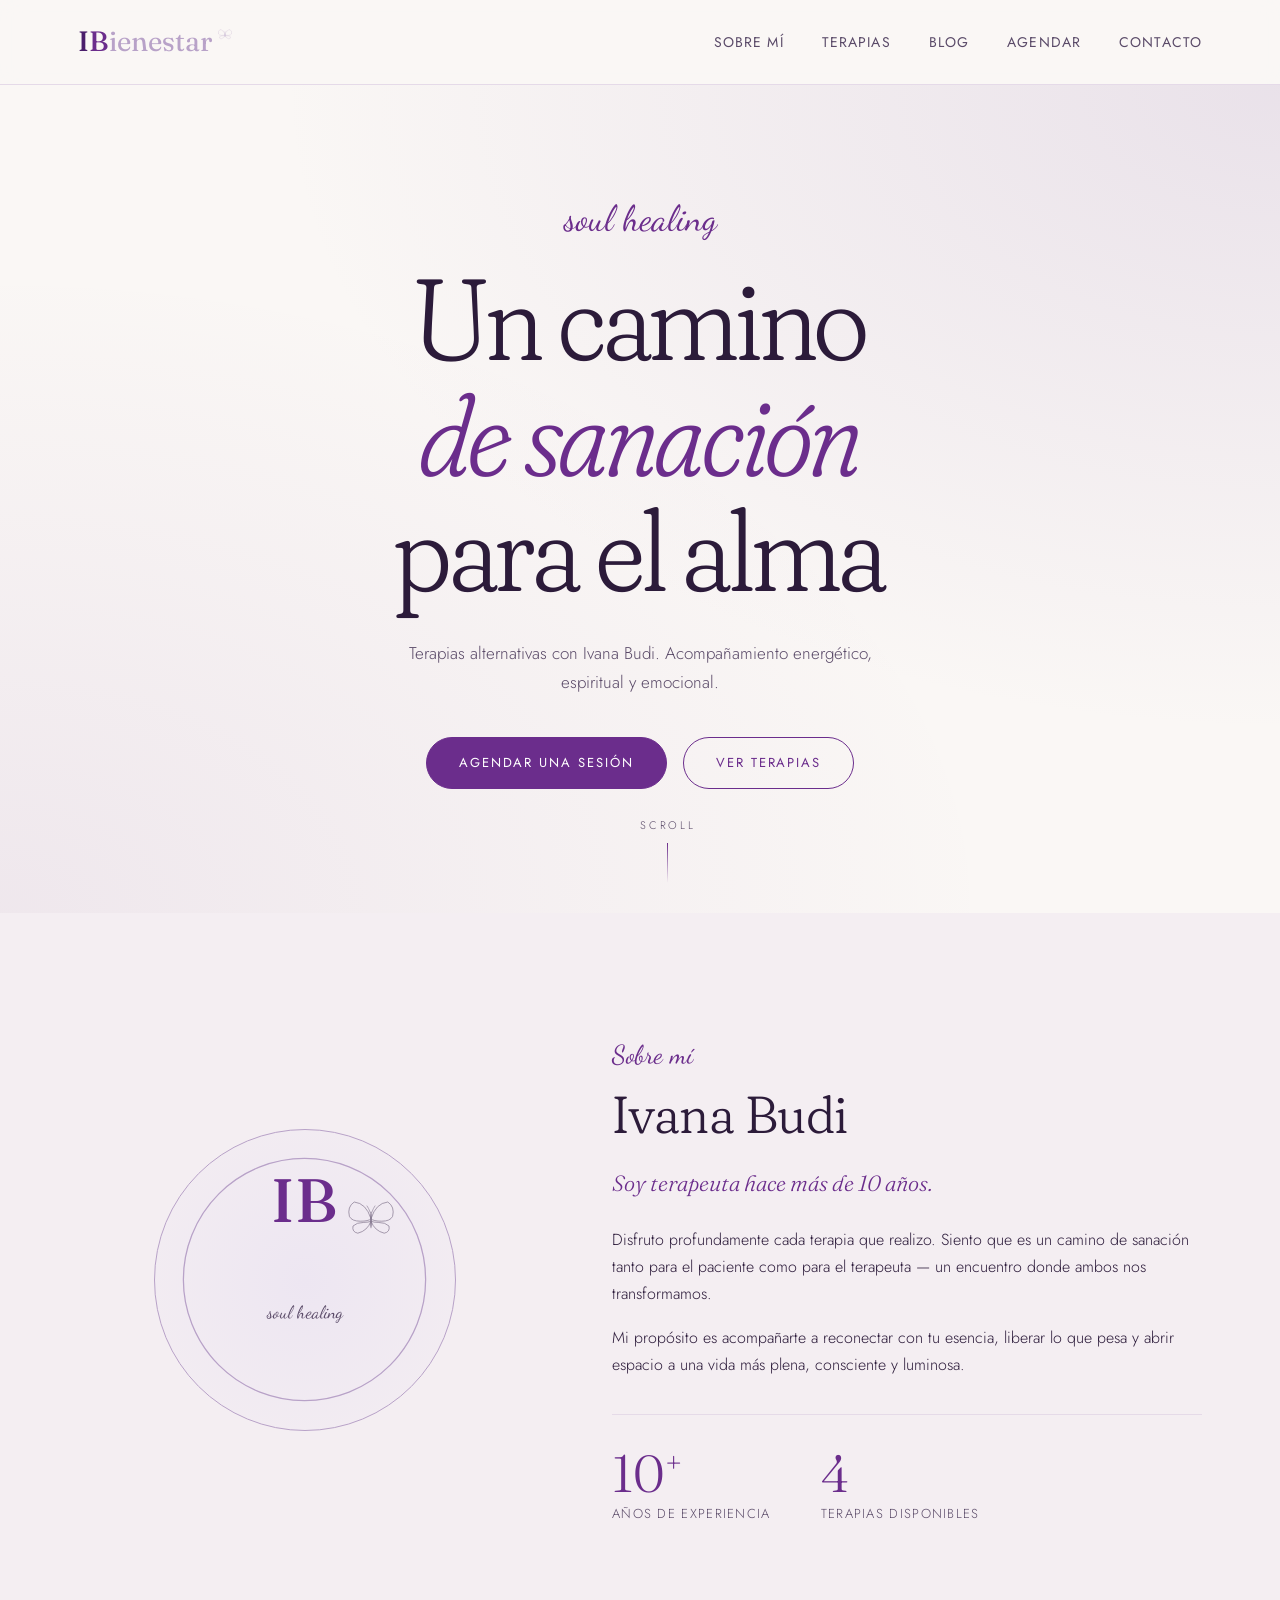
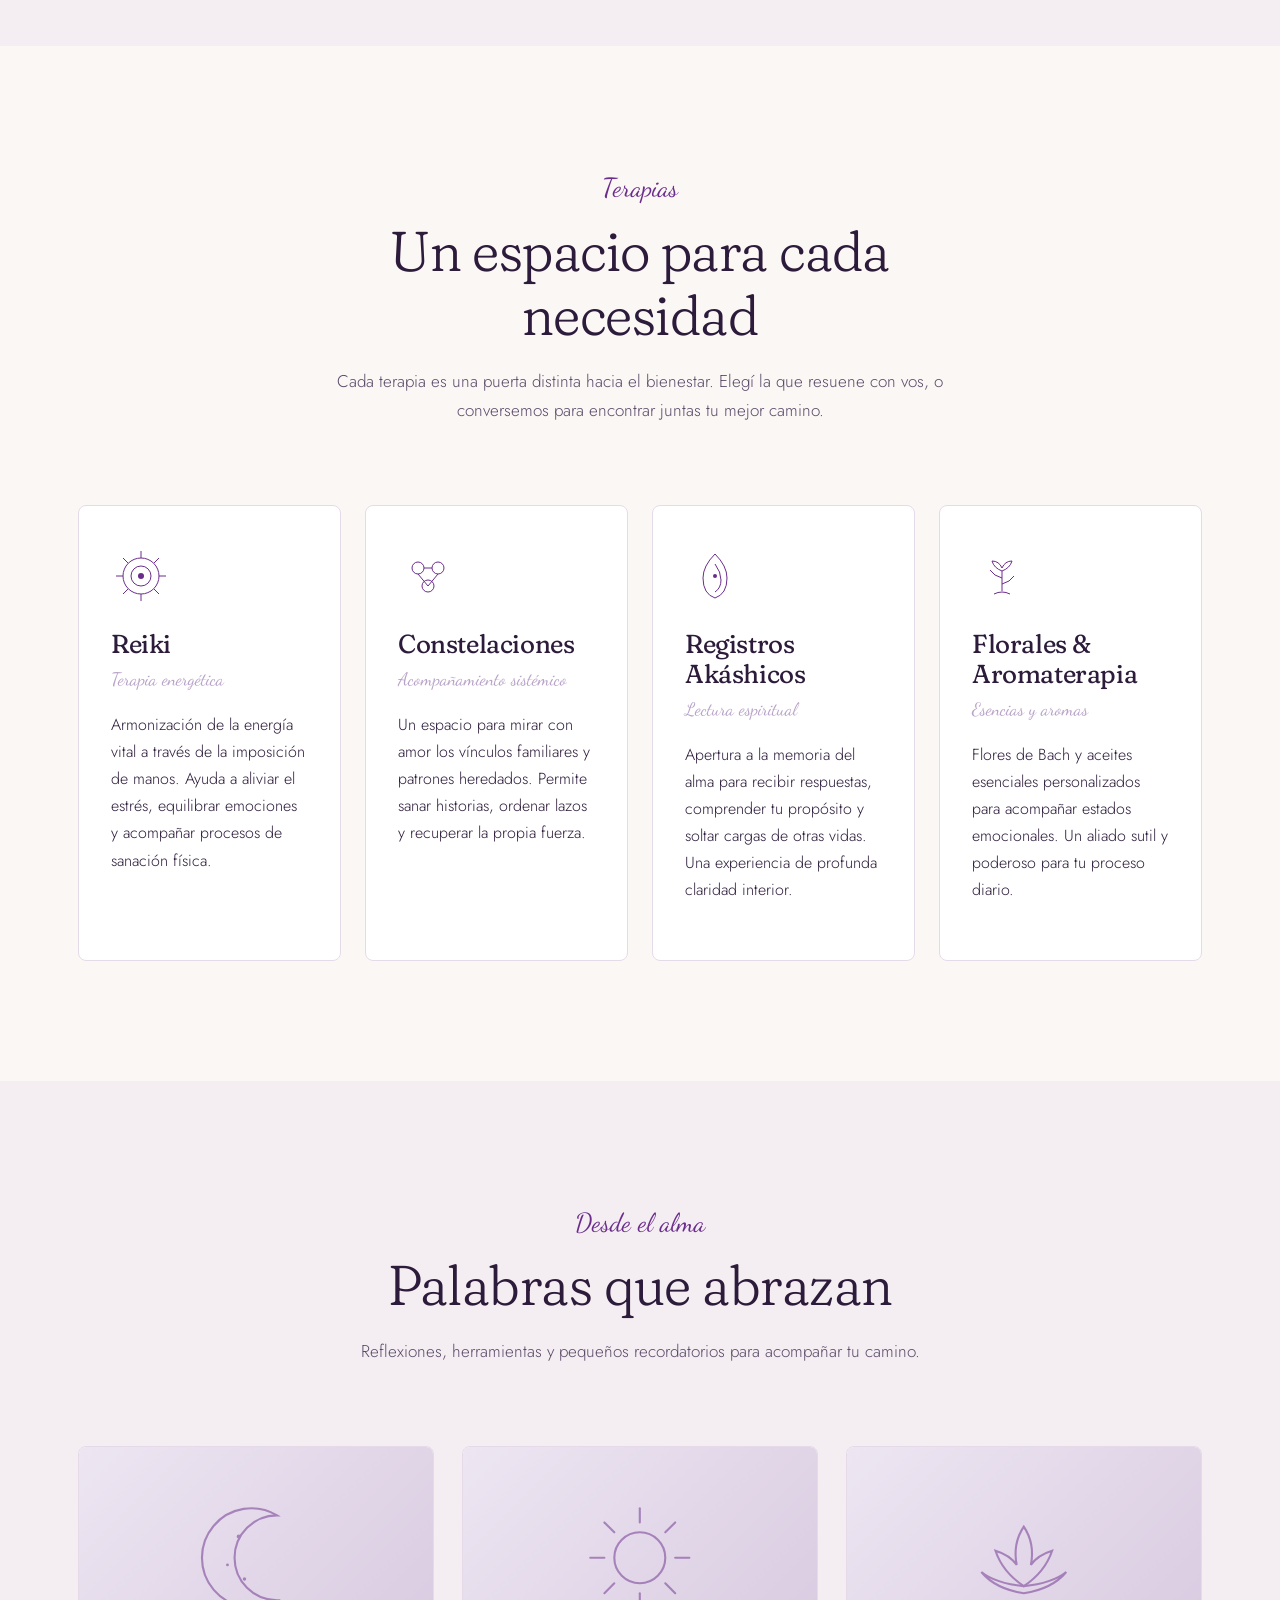
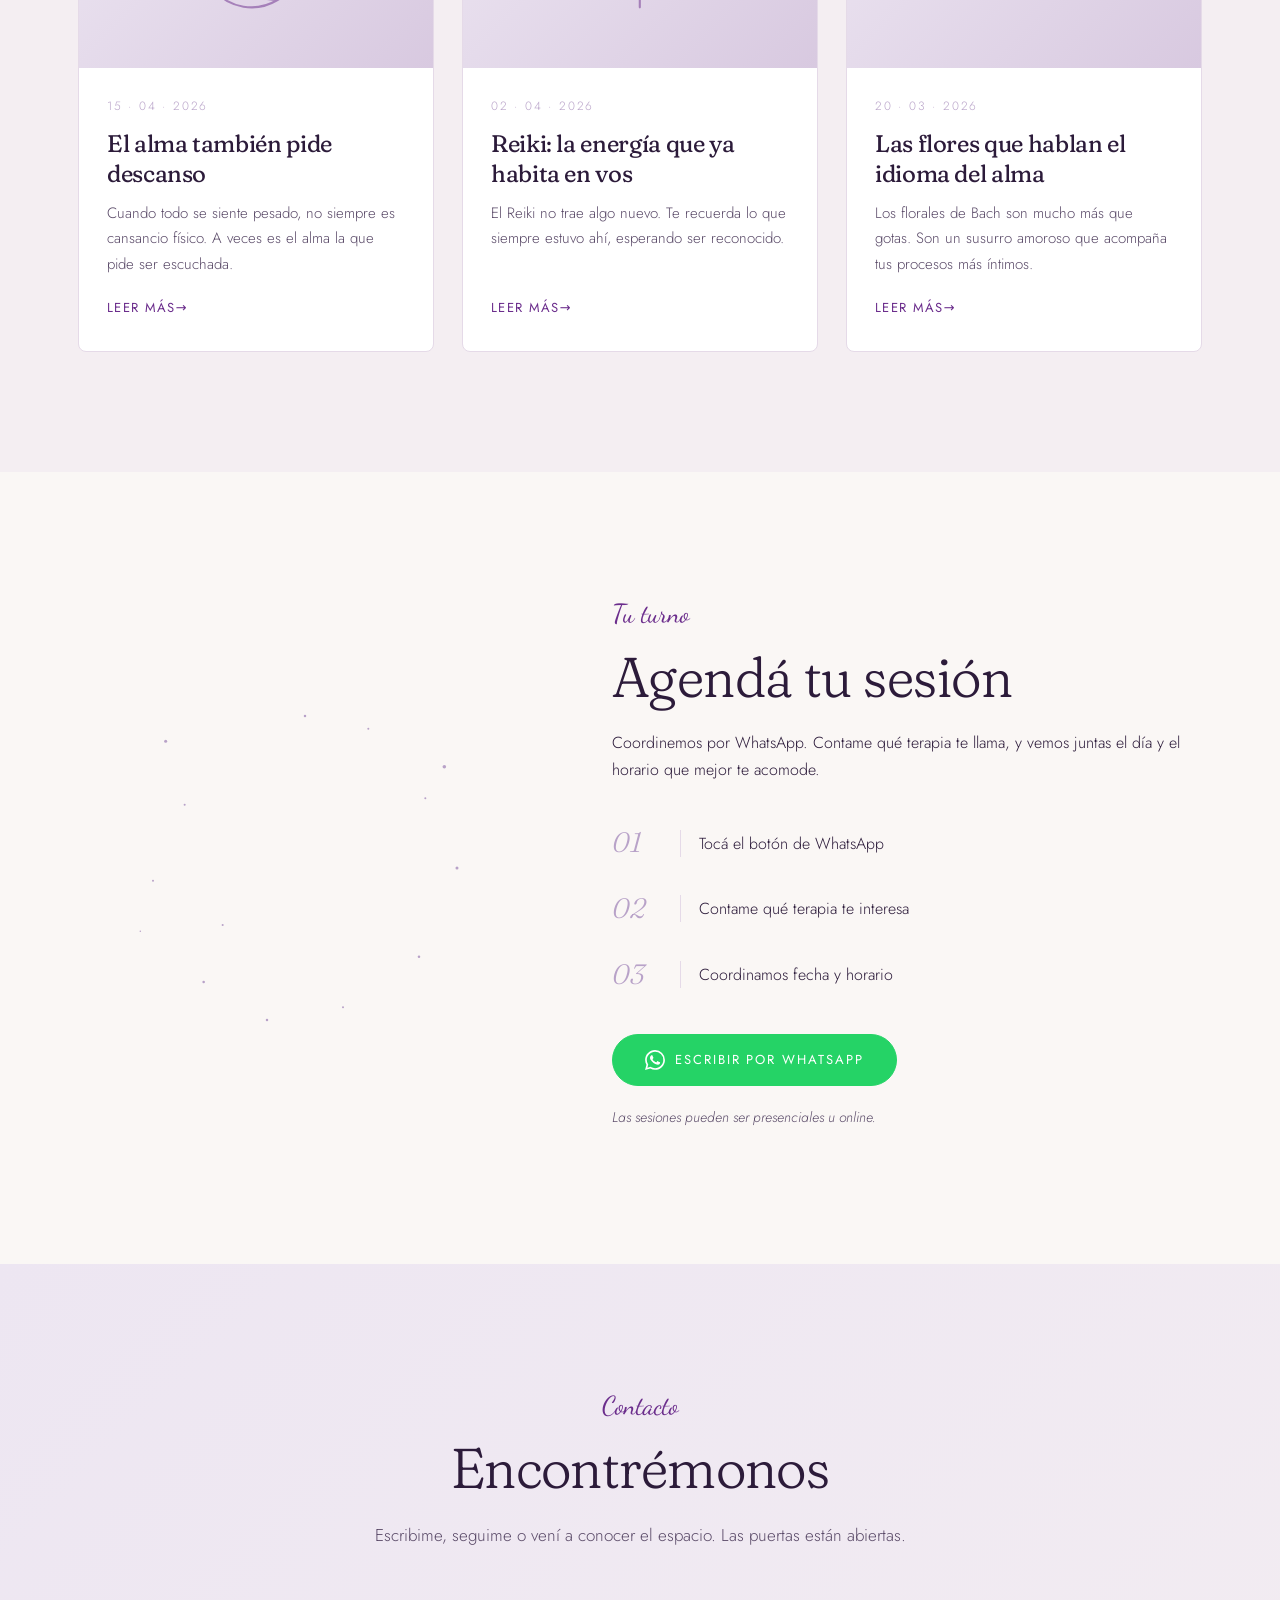
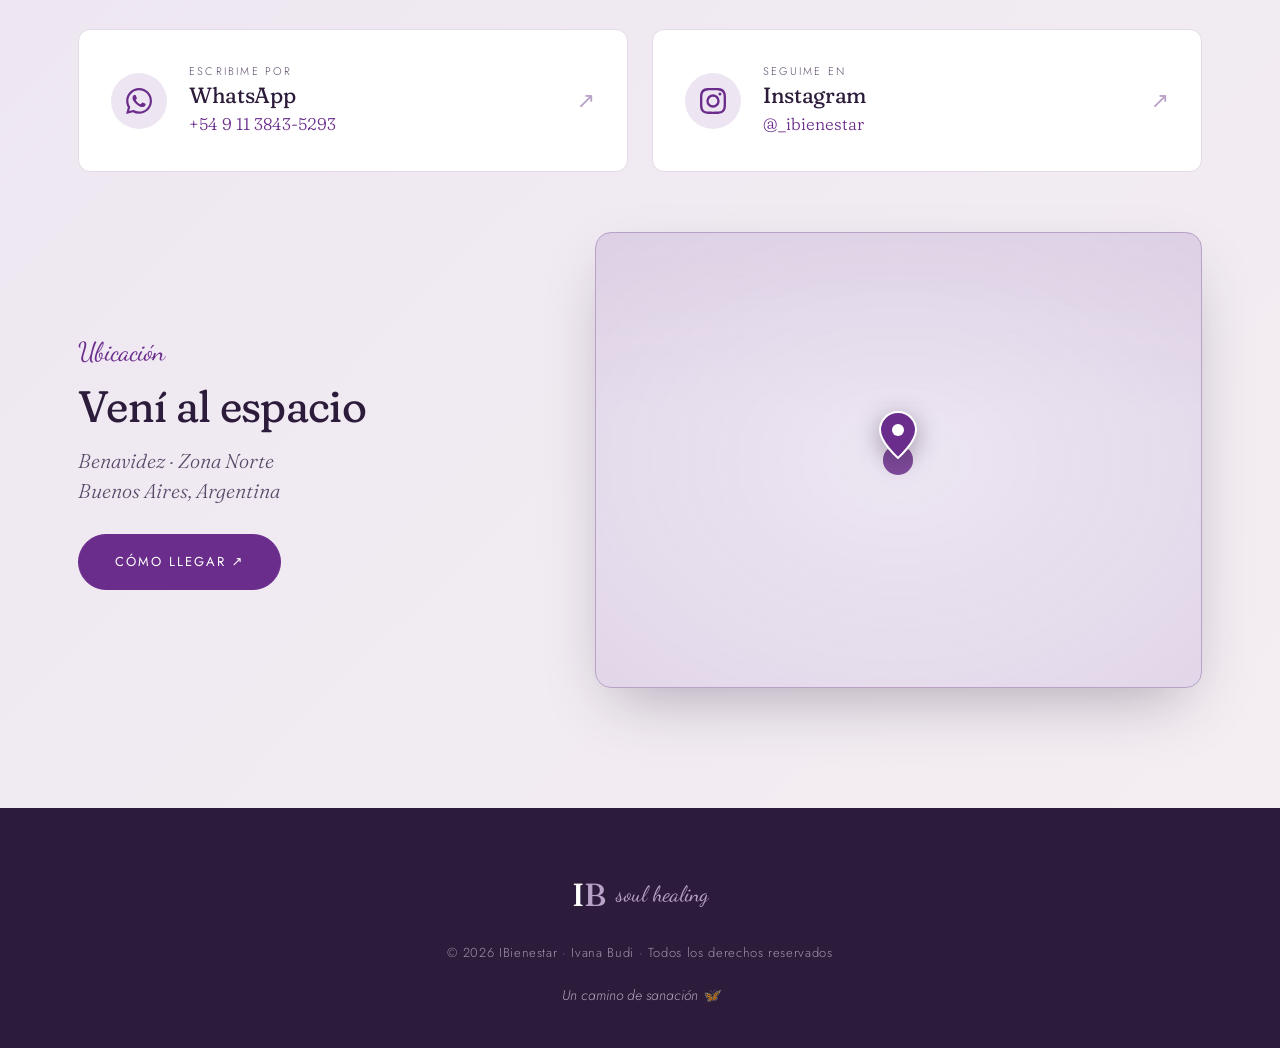
<file: index.html>
<!DOCTYPE html>
<html lang="es">
<head>
  <meta charset="UTF-8" />
  <meta name="viewport" content="width=device-width, initial-scale=1.0" />

  <!-- Primary meta -->
  <title>IBienestar · Soul Healing | Terapias alternativas con Ivana Budi</title>
  <meta name="description" content="IBienestar - Soul Healing. Terapias alternativas con Ivana Budi en Benavidez, Zona Norte: Reiki, Constelaciones, Registros Akáshicos, Florales y Aromaterapia." />
  <meta name="author" content="Ivana Budi" />
  <meta name="theme-color" content="#faf7f5" media="(prefers-color-scheme: light)" />
  <meta name="theme-color" content="#1a0f24" media="(prefers-color-scheme: dark)" />
  <meta name="color-scheme" content="light dark" />
  <link rel="canonical" href="https://aymaramartin.github.io/IBienestar/" />

  <!-- Open Graph -->
  <meta property="og:type" content="website" />
  <meta property="og:locale" content="es_AR" />
  <meta property="og:site_name" content="IBienestar" />
  <meta property="og:title" content="IBienestar · Soul Healing" />
  <meta property="og:description" content="Terapias alternativas para el alma. Reiki, Constelaciones, Registros Akáshicos, Florales y Aromaterapia." />
  <meta property="og:image" content="https://aymaramartin.github.io/IBienestar/assets/og-image.svg" />
  <meta property="og:url" content="https://aymaramartin.github.io/IBienestar/" />

  <!-- Twitter -->
  <meta name="twitter:card" content="summary_large_image" />
  <meta name="twitter:title" content="IBienestar · Soul Healing" />
  <meta name="twitter:description" content="Terapias alternativas para el alma." />
  <meta name="twitter:image" content="https://aymaramartin.github.io/IBienestar/assets/og-image.svg" />

  <!-- Icons & PWA -->
  <link rel="icon" type="image/svg+xml" href="assets/favicon.svg" />
  <link rel="apple-touch-icon" href="assets/favicon.svg" />
  <link rel="manifest" href="manifest.json" />

  <!-- Fonts: trimmed weights, preconnect for fast TLS -->
  <link rel="preconnect" href="https://fonts.googleapis.com" />
  <link rel="preconnect" href="https://fonts.gstatic.com" crossorigin />
  <link href="https://fonts.googleapis.com/css2?family=Fraunces:ital,opsz,wght@0,9..144,300;0,9..144,400;0,9..144,500;1,9..144,300&family=Dancing+Script:wght@400&family=Jost:wght@300;400;500&display=swap" rel="stylesheet" />

  <!-- Stylesheet -->
  <link rel="stylesheet" href="css/styles.css" />

  <!-- Structured data -->
  <script type="application/ld+json">
  {
    "@context": "https://schema.org",
    "@type": "HealthAndBeautyBusiness",
    "name": "IBienestar · Soul Healing",
    "description": "Terapias alternativas con Ivana Budi: Reiki, Constelaciones, Registros Akáshicos, Florales y Aromaterapia.",
    "image": "https://aymaramartin.github.io/IBienestar/assets/favicon.svg",
    "@id": "https://aymaramartin.github.io/IBienestar/",
    "url": "https://aymaramartin.github.io/IBienestar/",
    "telephone": "+5491138435293",
    "priceRange": "$$",
    "address": {
      "@type": "PostalAddress",
      "addressLocality": "Benavidez",
      "addressRegion": "Buenos Aires",
      "addressCountry": "AR"
    },
    "geo": {
      "@type": "GeoCoordinates",
      "latitude": -34.41252965330194,
      "longitude": -58.71229505767136
    },
    "founder": { "@type": "Person", "name": "Ivana Budi" },
    "sameAs": ["https://www.instagram.com/_ibienestar"]
  }
  </script>
</head>
<body>

  <!-- Skip link for keyboard users -->
  <a href="#main" class="skip-link">Saltar al contenido</a>

  <!-- Decorative background butterflies -->
  <div class="butterflies-bg" aria-hidden="true">
    <svg class="butterfly b1" viewBox="0 0 100 100" xmlns="http://www.w3.org/2000/svg">
      <use href="#butterfly-shape" />
    </svg>
    <svg class="butterfly b2" viewBox="0 0 100 100" xmlns="http://www.w3.org/2000/svg">
      <use href="#butterfly-shape" />
    </svg>
    <svg class="butterfly b3" viewBox="0 0 100 100" xmlns="http://www.w3.org/2000/svg">
      <use href="#butterfly-shape" />
    </svg>
  </div>

  <!-- SVG Symbol Definitions -->
  <svg width="0" height="0" style="position:absolute" aria-hidden="true">
    <defs>
      <symbol id="butterfly-shape" viewBox="0 0 100 100">
        <!-- Upper wings -->
        <path d="M50 48 Q42 22, 22 20 Q10 28, 14 44 Q18 52, 32 52 Q46 52, 50 48 Z"
              fill="none" stroke="currentColor" stroke-width="1.2" stroke-linejoin="round"/>
        <path d="M50 48 Q58 22, 78 20 Q90 28, 86 44 Q82 52, 68 52 Q54 52, 50 48 Z"
              fill="none" stroke="currentColor" stroke-width="1.2" stroke-linejoin="round"/>
        <!-- Lower wings -->
        <path d="M50 52 Q44 68, 28 72 Q18 70, 20 60 Q26 54, 38 54 Q46 54, 50 52 Z"
              fill="none" stroke="currentColor" stroke-width="1.2" stroke-linejoin="round"/>
        <path d="M50 52 Q56 68, 72 72 Q82 70, 80 60 Q74 54, 62 54 Q54 54, 50 52 Z"
              fill="none" stroke="currentColor" stroke-width="1.2" stroke-linejoin="round"/>
        <!-- Body -->
        <ellipse cx="50" cy="50" rx="1.5" ry="14" fill="currentColor"/>
        <!-- Antennae -->
        <path d="M49 38 Q46 30, 43 26" fill="none" stroke="currentColor" stroke-width="1"/>
        <path d="M51 38 Q54 30, 57 26" fill="none" stroke="currentColor" stroke-width="1"/>
      </symbol>
    </defs>
  </svg>

  <!-- Header / Navigation -->
  <header class="site-header" id="top">
    <div class="container nav-wrapper">
      <a href="#top" class="logo-mark" aria-label="IBienestar inicio">
        <span class="logo-ib"><span class="logo-i">I</span><span class="logo-b">B</span></span>
        <span class="logo-text">ienestar</span>
        <svg class="logo-butterfly" viewBox="0 0 100 100" aria-hidden="true">
          <use href="#butterfly-shape" />
        </svg>
      </a>

      <button class="nav-toggle" aria-label="Abrir menú" aria-expanded="false" aria-controls="primary-nav">
        <span></span><span></span><span></span>
      </button>

      <nav class="main-nav" id="primary-nav" aria-label="Principal">
        <ul>
          <li><a href="#sobre-mi">Sobre mí</a></li>
          <li><a href="#terapias">Terapias</a></li>
          <li><a href="#blog">Blog</a></li>
          <li><a href="#agenda">Agendar</a></li>
          <li><a href="#contacto">Contacto</a></li>
        </ul>
      </nav>
    </div>
  </header>

  <main id="main">

  <!-- Hero -->
  <section class="hero">
    <div class="container hero-inner">
      <p class="hero-kicker">soul healing</p>
      <h1 class="hero-title">
        <span class="hero-line">Un camino</span>
        <span class="hero-line hero-cursive">de sanación</span>
        <span class="hero-line">para el alma</span>
      </h1>
      <p class="hero-sub">
        Terapias alternativas con Ivana Budi. Acompañamiento energético, espiritual y emocional.
      </p>
      <div class="hero-actions">
        <a href="#agenda" class="btn btn-primary">Agendar una sesión</a>
        <a href="#terapias" class="btn btn-ghost">Ver terapias</a>
      </div>
    </div>

    <div class="hero-scroll" aria-hidden="true">
      <span>scroll</span>
      <span class="hero-scroll-line"></span>
    </div>
  </section>

  <!-- Sobre mí -->
  <section class="section section-about" id="sobre-mi">
    <div class="container about-grid">
      <div class="about-visual" aria-hidden="true">
        <div class="about-circle">
          <svg viewBox="0 0 200 200">
            <circle cx="100" cy="100" r="95" fill="none" stroke="var(--color-lavender)" stroke-width="1"/>
            <text x="100" y="55" text-anchor="middle" class="about-ib-text">IB</text>
            <text x="100" y="130" text-anchor="middle" class="about-script">soul healing</text>
          </svg>
          <svg class="about-butterfly" viewBox="0 0 100 100">
            <use href="#butterfly-shape"/>
          </svg>
        </div>
      </div>
      <div class="about-content">
        <p class="section-kicker">Sobre mí</p>
        <h2 class="section-title">Ivana Budi</h2>
        <p class="about-lead">
          Soy terapeuta hace más de 10 años.
        </p>
        <p>
          Disfruto profundamente cada terapia que realizo. Siento que es un camino de sanación
          tanto para el paciente como para el terapeuta — un encuentro donde ambos nos
          transformamos.
        </p>
        <p>
          Mi propósito es acompañarte a reconectar con tu esencia, liberar lo que pesa y abrir
          espacio a una vida más plena, consciente y luminosa.
        </p>
        <div class="about-stats">
          <div class="stat">
            <span class="stat-num">10<span class="stat-plus">+</span></span>
            <span class="stat-label">años de experiencia</span>
          </div>
          <div class="stat">
            <span class="stat-num">4</span>
            <span class="stat-label">terapias disponibles</span>
          </div>
        </div>
      </div>
    </div>
  </section>

  <!-- Terapias -->
  <section class="section section-therapies" id="terapias">
    <div class="container">
      <div class="section-head">
        <p class="section-kicker">Terapias</p>
        <h2 class="section-title">Un espacio para cada necesidad</h2>
        <p class="section-intro">
          Cada terapia es una puerta distinta hacia el bienestar. Elegí la que resuene con
          vos, o conversemos para encontrar juntas tu mejor camino.
        </p>
      </div>

      <div class="therapies-grid">
        <article class="therapy-card">
          <div class="therapy-icon">
            <svg viewBox="0 0 60 60" aria-hidden="true">
              <circle cx="30" cy="30" r="18" fill="none" stroke="currentColor" stroke-width="1"/>
              <circle cx="30" cy="30" r="10" fill="none" stroke="currentColor" stroke-width="1"/>
              <circle cx="30" cy="30" r="3" fill="currentColor"/>
              <g stroke="currentColor" stroke-width="1">
                <line x1="30" y1="5" x2="30" y2="12"/>
                <line x1="30" y1="48" x2="30" y2="55"/>
                <line x1="5" y1="30" x2="12" y2="30"/>
                <line x1="48" y1="30" x2="55" y2="30"/>
                <line x1="12" y1="12" x2="17" y2="17"/>
                <line x1="43" y1="43" x2="48" y2="48"/>
                <line x1="48" y1="12" x2="43" y2="17"/>
                <line x1="17" y1="43" x2="12" y2="48"/>
              </g>
            </svg>
          </div>
          <h3>Reiki</h3>
          <p class="therapy-sub">Terapia energética</p>
          <p>
            Armonización de la energía vital a través de la imposición de manos. Ayuda a
            aliviar el estrés, equilibrar emociones y acompañar procesos de sanación física.
          </p>
        </article>

        <article class="therapy-card">
          <div class="therapy-icon">
            <svg viewBox="0 0 60 60" aria-hidden="true">
              <circle cx="20" cy="22" r="6" fill="none" stroke="currentColor" stroke-width="1"/>
              <circle cx="40" cy="22" r="6" fill="none" stroke="currentColor" stroke-width="1"/>
              <circle cx="30" cy="40" r="6" fill="none" stroke="currentColor" stroke-width="1"/>
              <line x1="20" y1="28" x2="30" y2="40" stroke="currentColor" stroke-width="1"/>
              <line x1="40" y1="28" x2="30" y2="40" stroke="currentColor" stroke-width="1"/>
              <line x1="26" y1="22" x2="34" y2="22" stroke="currentColor" stroke-width="1"/>
            </svg>
          </div>
          <h3>Constelaciones</h3>
          <p class="therapy-sub">Acompañamiento sistémico</p>
          <p>
            Un espacio para mirar con amor los vínculos familiares y patrones heredados.
            Permite sanar historias, ordenar lazos y recuperar la propia fuerza.
          </p>
        </article>

        <article class="therapy-card">
          <div class="therapy-icon">
            <svg viewBox="0 0 60 60" aria-hidden="true">
              <path d="M30 8 Q42 20, 42 32 Q42 48, 30 52 Q18 48, 18 32 Q18 20, 30 8 Z"
                    fill="none" stroke="currentColor" stroke-width="1"/>
              <path d="M30 18 Q36 26, 36 34 Q36 42, 30 46" fill="none" stroke="currentColor" stroke-width="1"/>
              <circle cx="30" cy="30" r="2" fill="currentColor"/>
            </svg>
          </div>
          <h3>Registros Akáshicos</h3>
          <p class="therapy-sub">Lectura espiritual</p>
          <p>
            Apertura a la memoria del alma para recibir respuestas, comprender tu propósito
            y soltar cargas de otras vidas. Una experiencia de profunda claridad interior.
          </p>
        </article>

        <article class="therapy-card">
          <div class="therapy-icon">
            <svg viewBox="0 0 60 60" aria-hidden="true">
              <path d="M30 45 L30 25" stroke="currentColor" stroke-width="1"/>
              <path d="M30 25 Q22 22, 20 15 Q27 15, 30 22 Q33 15, 40 15 Q38 22, 30 25"
                    fill="none" stroke="currentColor" stroke-width="1"/>
              <path d="M30 32 Q22 30, 18 24" fill="none" stroke="currentColor" stroke-width="1"/>
              <path d="M30 38 Q38 36, 42 30" fill="none" stroke="currentColor" stroke-width="1"/>
              <path d="M22 48 Q30 44, 38 48" fill="none" stroke="currentColor" stroke-width="1"/>
            </svg>
          </div>
          <h3>Florales &amp; Aromaterapia</h3>
          <p class="therapy-sub">Esencias y aromas</p>
          <p>
            Flores de Bach y aceites esenciales personalizados para acompañar estados
            emocionales. Un aliado sutil y poderoso para tu proceso diario.
          </p>
        </article>
      </div>
    </div>
  </section>

  <!-- Blog -->
  <section class="section section-blog" id="blog">
    <div class="container">
      <div class="section-head">
        <p class="section-kicker">Desde el alma</p>
        <h2 class="section-title">Palabras que abrazan</h2>
        <p class="section-intro">
          Reflexiones, herramientas y pequeños recordatorios para acompañar tu camino.
        </p>
      </div>

      <div class="blog-grid" id="blog-grid">
        <!-- Posts rendered by JS -->
      </div>
    </div>

    <!-- Blog post modal -->
    <div class="post-modal" id="post-modal" aria-hidden="true" role="dialog" aria-modal="true" aria-labelledby="modal-title">
      <div class="post-modal-backdrop" data-close></div>
      <article class="post-modal-content" tabindex="-1">
        <button class="post-modal-close" data-close aria-label="Cerrar">×</button>
        <p class="post-modal-date" id="modal-date"></p>
        <h2 class="post-modal-title" id="modal-title"></h2>
        <div class="post-modal-body" id="modal-body"></div>
      </article>
    </div>
  </section>

  <!-- Agenda -->
  <section class="section section-agenda" id="agenda">
    <div class="container agenda-inner">
      <div class="agenda-art" aria-hidden="true">
        <!-- Decorative starry background -->
        <svg class="moon-stars" viewBox="0 0 300 300">
          <g fill="var(--color-lavender)">
            <circle cx="40" cy="50" r="1.2"/>
            <circle cx="260" cy="70" r="1.4"/>
            <circle cx="70" cy="240" r="1"/>
            <circle cx="240" cy="220" r="1"/>
            <circle cx="150" cy="30" r="1"/>
            <circle cx="30" cy="160" r="0.8"/>
            <circle cx="270" cy="150" r="1.2"/>
            <circle cx="120" cy="270" r="1"/>
            <circle cx="200" cy="40" r="0.8"/>
            <circle cx="55" cy="100" r="0.8"/>
            <circle cx="245" cy="95" r="0.8"/>
            <circle cx="85" cy="195" r="0.8"/>
            <circle cx="180" cy="260" r="0.8"/>
            <circle cx="20" cy="200" r="0.6"/>
          </g>
        </svg>

        <!-- Moon stage: each phase is a separate SVG stacked on top -->
        <div class="moon-stage">
          <svg class="moon-phase phase-1" viewBox="0 0 200 200">
            <circle cx="100" cy="100" r="60" fill="var(--color-cream)" stroke="var(--color-violet)" stroke-width="1.5"/>
          </svg>

          <svg class="moon-phase phase-2" viewBox="0 0 200 200">
            <defs>
              <clipPath id="moonClip2"><circle cx="100" cy="100" r="60"/></clipPath>
            </defs>
            <g clip-path="url(#moonClip2)">
              <circle cx="100" cy="100" r="60" fill="var(--color-cream)"/>
              <circle cx="85" cy="100" r="60" fill="var(--color-violet)"/>
            </g>
            <circle cx="100" cy="100" r="60" fill="none" stroke="var(--color-violet)" stroke-width="1"/>
          </svg>

          <svg class="moon-phase phase-3" viewBox="0 0 200 200">
            <circle cx="100" cy="100" r="60" fill="var(--color-violet)"/>
            <path d="M 100,40 A 60,60 0 0,1 100,160 Z" fill="var(--color-cream)"/>
          </svg>

          <svg class="moon-phase phase-4" viewBox="0 0 200 200">
            <defs>
              <clipPath id="moonClip4"><circle cx="100" cy="100" r="60"/></clipPath>
            </defs>
            <g clip-path="url(#moonClip4)">
              <circle cx="100" cy="100" r="60" fill="var(--color-violet)"/>
              <circle cx="115" cy="100" r="60" fill="var(--color-cream)"/>
            </g>
            <circle cx="100" cy="100" r="60" fill="none" stroke="var(--color-violet)" stroke-width="1"/>
          </svg>

          <svg class="moon-phase phase-5" viewBox="0 0 200 200">
            <circle cx="100" cy="100" r="60" fill="var(--color-cream)" stroke="var(--color-violet)" stroke-width="1"/>
            <circle cx="85" cy="85" r="6" fill="var(--color-lavender)" opacity="0.5"/>
            <circle cx="118" cy="110" r="8" fill="var(--color-lavender)" opacity="0.4"/>
            <circle cx="95" cy="128" r="5" fill="var(--color-lavender)" opacity="0.5"/>
            <circle cx="120" cy="78" r="3" fill="var(--color-lavender)" opacity="0.4"/>
          </svg>

          <svg class="moon-phase phase-6" viewBox="0 0 200 200">
            <defs>
              <clipPath id="moonClip6"><circle cx="100" cy="100" r="60"/></clipPath>
            </defs>
            <g clip-path="url(#moonClip6)">
              <circle cx="100" cy="100" r="60" fill="var(--color-violet)"/>
              <circle cx="85" cy="100" r="60" fill="var(--color-cream)"/>
            </g>
            <circle cx="100" cy="100" r="60" fill="none" stroke="var(--color-violet)" stroke-width="1"/>
          </svg>

          <svg class="moon-phase phase-7" viewBox="0 0 200 200">
            <circle cx="100" cy="100" r="60" fill="var(--color-violet)"/>
            <path d="M 100,40 A 60,60 0 0,0 100,160 Z" fill="var(--color-cream)"/>
          </svg>

          <svg class="moon-phase phase-8" viewBox="0 0 200 200">
            <defs>
              <clipPath id="moonClip8"><circle cx="100" cy="100" r="60"/></clipPath>
            </defs>
            <g clip-path="url(#moonClip8)">
              <circle cx="100" cy="100" r="60" fill="var(--color-cream)"/>
              <circle cx="115" cy="100" r="60" fill="var(--color-violet)"/>
            </g>
            <circle cx="100" cy="100" r="60" fill="none" stroke="var(--color-violet)" stroke-width="1"/>
          </svg>
        </div>
      </div>
      <div class="agenda-content">
        <p class="section-kicker">Tu turno</p>
        <h2 class="section-title">Agendá tu sesión</h2>
        <p>
          Coordinemos por WhatsApp. Contame qué terapia te llama, y vemos juntas el día y el
          horario que mejor te acomode.
        </p>
        <div class="agenda-steps">
          <div class="step"><span>01</span><p>Tocá el botón de WhatsApp</p></div>
          <div class="step"><span>02</span><p>Contame qué terapia te interesa</p></div>
          <div class="step"><span>03</span><p>Coordinamos fecha y horario</p></div>
        </div>
        <a href="https://wa.me/5491138435293?text=Hola%20Ivana%2C%20quisiera%20agendar%20una%20sesi%C3%B3n%20de%20terapia%20%F0%9F%A6%8B"
           class="btn btn-whatsapp" target="_blank" rel="noopener">
          <svg viewBox="0 0 24 24" width="20" height="20" aria-hidden="true">
            <path fill="currentColor" d="M17.472 14.382c-.297-.149-1.758-.867-2.03-.967-.273-.099-.471-.148-.67.15-.197.297-.767.966-.94 1.164-.173.199-.347.223-.644.075-.297-.15-1.255-.463-2.39-1.475-.883-.788-1.48-1.761-1.653-2.059-.173-.297-.018-.458.13-.606.134-.133.298-.347.446-.52.15-.174.2-.298.3-.497.099-.198.05-.371-.025-.52-.075-.149-.669-1.612-.916-2.207-.242-.579-.487-.5-.669-.51a12.8 12.8 0 0 0-.57-.01c-.198 0-.52.074-.792.372-.272.297-1.04 1.016-1.04 2.479 0 1.462 1.065 2.875 1.213 3.074.149.198 2.096 3.2 5.077 4.487.709.306 1.262.489 1.694.625.712.227 1.36.195 1.871.118.571-.085 1.758-.719 2.006-1.413.248-.694.248-1.289.173-1.413-.074-.124-.272-.198-.57-.347m-5.421 7.403h-.004a9.87 9.87 0 0 1-5.031-1.378l-.361-.214-3.741.982.998-3.648-.235-.374a9.86 9.86 0 0 1-1.51-5.26c.002-5.45 4.436-9.884 9.888-9.884 2.64 0 5.122 1.03 6.988 2.898a9.82 9.82 0 0 1 2.893 6.994c-.003 5.45-4.437 9.884-9.885 9.884m8.413-18.297A11.82 11.82 0 0 0 12.05 0C5.495 0 .16 5.335.157 11.892c0 2.096.547 4.142 1.588 5.945L.057 24l6.305-1.654a11.88 11.88 0 0 0 5.683 1.448h.005c6.554 0 11.89-5.335 11.893-11.893a11.82 11.82 0 0 0-3.48-8.413Z"/>
          </svg>
          Escribir por WhatsApp
        </a>
        <p class="agenda-note">
          <em>Las sesiones pueden ser presenciales u online.</em>
        </p>
      </div>
    </div>
  </section>

  <!-- Contacto -->
  <section class="section section-contact" id="contacto">
    <div class="container">
      <div class="section-head">
        <p class="section-kicker">Contacto</p>
        <h2 class="section-title">Encontrémonos</h2>
        <p class="section-intro">
          Escribime, seguime o vení a conocer el espacio. Las puertas están abiertas.
        </p>
      </div>

      <!-- Contact cards -->
      <div class="contact-cards">
        <a href="https://wa.me/5491138435293?text=Hola%20Ivana%2C%20quisiera%20consultarte%20sobre%20una%20terapia%20%F0%9F%A6%8B" target="_blank" rel="noopener" class="contact-card">
          <div class="contact-card-icon">
            <svg viewBox="0 0 24 24" aria-hidden="true">
              <path fill="currentColor" d="M17.472 14.382c-.297-.149-1.758-.867-2.03-.967-.273-.099-.471-.148-.67.15-.197.297-.767.966-.94 1.164-.173.199-.347.223-.644.075-.297-.15-1.255-.463-2.39-1.475-.883-.788-1.48-1.761-1.653-2.059-.173-.297-.018-.458.13-.606.134-.133.298-.347.446-.52.15-.174.2-.298.3-.497.099-.198.05-.371-.025-.52-.075-.149-.669-1.612-.916-2.207-.242-.579-.487-.5-.669-.51a12.8 12.8 0 0 0-.57-.01c-.198 0-.52.074-.792.372-.272.297-1.04 1.016-1.04 2.479 0 1.462 1.065 2.875 1.213 3.074.149.198 2.096 3.2 5.077 4.487.709.306 1.262.489 1.694.625.712.227 1.36.195 1.871.118.571-.085 1.758-.719 2.006-1.413.248-.694.248-1.289.173-1.413-.074-.124-.272-.198-.57-.347m-5.421 7.403h-.004a9.87 9.87 0 0 1-5.031-1.378l-.361-.214-3.741.982.998-3.648-.235-.374a9.86 9.86 0 0 1-1.51-5.26c.002-5.45 4.436-9.884 9.888-9.884 2.64 0 5.122 1.03 6.988 2.898a9.82 9.82 0 0 1 2.893 6.994c-.003 5.45-4.437 9.884-9.885 9.884m8.413-18.297A11.82 11.82 0 0 0 12.05 0C5.495 0 .16 5.335.157 11.892c0 2.096.547 4.142 1.588 5.945L.057 24l6.305-1.654a11.88 11.88 0 0 0 5.683 1.448h.005c6.554 0 11.89-5.335 11.893-11.893a11.82 11.82 0 0 0-3.48-8.413Z"/>
            </svg>
          </div>
          <div class="contact-card-body">
            <span class="contact-card-label">Escribime por</span>
            <h3>WhatsApp</h3>
            <p>+54 9 11 3843-5293</p>
          </div>
          <span class="contact-card-arrow" aria-hidden="true">↗</span>
        </a>

        <a href="https://www.instagram.com/_ibienestar" target="_blank" rel="noopener" class="contact-card">
          <div class="contact-card-icon">
            <svg viewBox="0 0 24 24" aria-hidden="true">
              <path fill="currentColor" d="M12 2.163c3.204 0 3.584.012 4.849.07 3.252.148 4.771 1.691 4.919 4.919.058 1.265.069 1.645.069 4.849 0 3.205-.012 3.584-.069 4.849-.149 3.225-1.664 4.771-4.919 4.919-1.266.058-1.644.07-4.849.07-3.204 0-3.584-.012-4.849-.07-3.26-.149-4.771-1.699-4.919-4.92-.058-1.265-.07-1.644-.07-4.849 0-3.204.013-3.583.07-4.849.149-3.227 1.664-4.771 4.919-4.919 1.266-.057 1.645-.069 4.849-.069zM12 0C8.741 0 8.333.014 7.053.072 2.695.272.273 2.69.073 7.052.014 8.333 0 8.741 0 12c0 3.259.014 3.668.072 4.948.2 4.358 2.618 6.78 6.98 6.98C8.333 23.986 8.741 24 12 24c3.259 0 3.668-.014 4.948-.072 4.354-.2 6.782-2.618 6.979-6.98.059-1.28.073-1.689.073-4.948 0-3.259-.014-3.667-.072-4.947-.196-4.354-2.617-6.78-6.979-6.98C15.668.014 15.259 0 12 0zm0 5.838a6.162 6.162 0 1 0 0 12.324 6.162 6.162 0 0 0 0-12.324zM12 16a4 4 0 1 1 0-8 4 4 0 0 1 0 8zm6.406-11.845a1.44 1.44 0 1 0 0 2.881 1.44 1.44 0 0 0 0-2.881z"/>
            </svg>
          </div>
          <div class="contact-card-body">
            <span class="contact-card-label">Seguime en</span>
            <h3>Instagram</h3>
            <p>@_ibienestar</p>
          </div>
          <span class="contact-card-arrow" aria-hidden="true">↗</span>
        </a>
      </div>

      <!-- Map with custom styling -->
      <div class="location-block">
        <div class="location-info">
          <p class="section-kicker">Ubicación</p>
          <h3 class="location-title">Vení al espacio</h3>
          <p class="location-address">Benavidez · Zona Norte<br/>Buenos Aires, Argentina</p>
          <a href="https://www.google.com/maps/dir/?api=1&destination=-34.41252965330194,-58.71229505767136"
             target="_blank" rel="noopener" class="btn btn-primary location-btn">
            Cómo llegar ↗
          </a>
        </div>

        <div class="map-wrap">
          <div class="map-frame" id="map-frame">
            <iframe
              class="map-iframe"
              title="Ubicación IBienestar"
              loading="lazy"
              referrerpolicy="no-referrer-when-downgrade"
              src="https://www.openstreetmap.org/export/embed.html?bbox=-58.72729,-34.42253,-58.69729,-34.40253&layer=mapnik&marker=-34.41252965330194,-58.71229505767136"
              allowfullscreen></iframe>
            <div class="map-overlay" aria-hidden="true"></div>

            <!-- Custom pin -->
            <div class="map-pin" aria-hidden="true">
              <div class="map-pin-pulse"></div>
              <div class="map-pin-pulse map-pin-pulse-2"></div>
              <div class="map-pin-marker">
                <svg viewBox="0 0 40 50" xmlns="http://www.w3.org/2000/svg">
                  <path d="M20 2 C 10 2, 2 10, 2 20 C 2 32, 20 48, 20 48 C 20 48, 38 32, 38 20 C 38 10, 30 2, 20 2 Z"
                        fill="var(--color-violet)" stroke="#fff" stroke-width="2"/>
                  <circle cx="20" cy="20" r="6" fill="#fff"/>
                </svg>
              </div>
            </div>
          </div>
        </div>
      </div>
    </div>
  </section>

  </main>

  <!-- Footer -->
  <footer class="site-footer">
    <div class="container footer-inner">
      <div class="footer-brand">
        <span class="logo-ib"><span class="logo-i">I</span><span class="logo-b">B</span></span>
        <span class="footer-script">soul healing</span>
      </div>
      <p class="footer-text">
        © <span id="year"></span> IBienestar · Ivana Budi · Todos los derechos reservados
      </p>
      <p class="footer-made">
        <em>Un camino de sanación 🦋</em>
      </p>
    </div>
  </footer>

  <script src="js/posts.js" defer></script>
  <script src="js/main.js" defer></script>
</body>
</html>
</file>
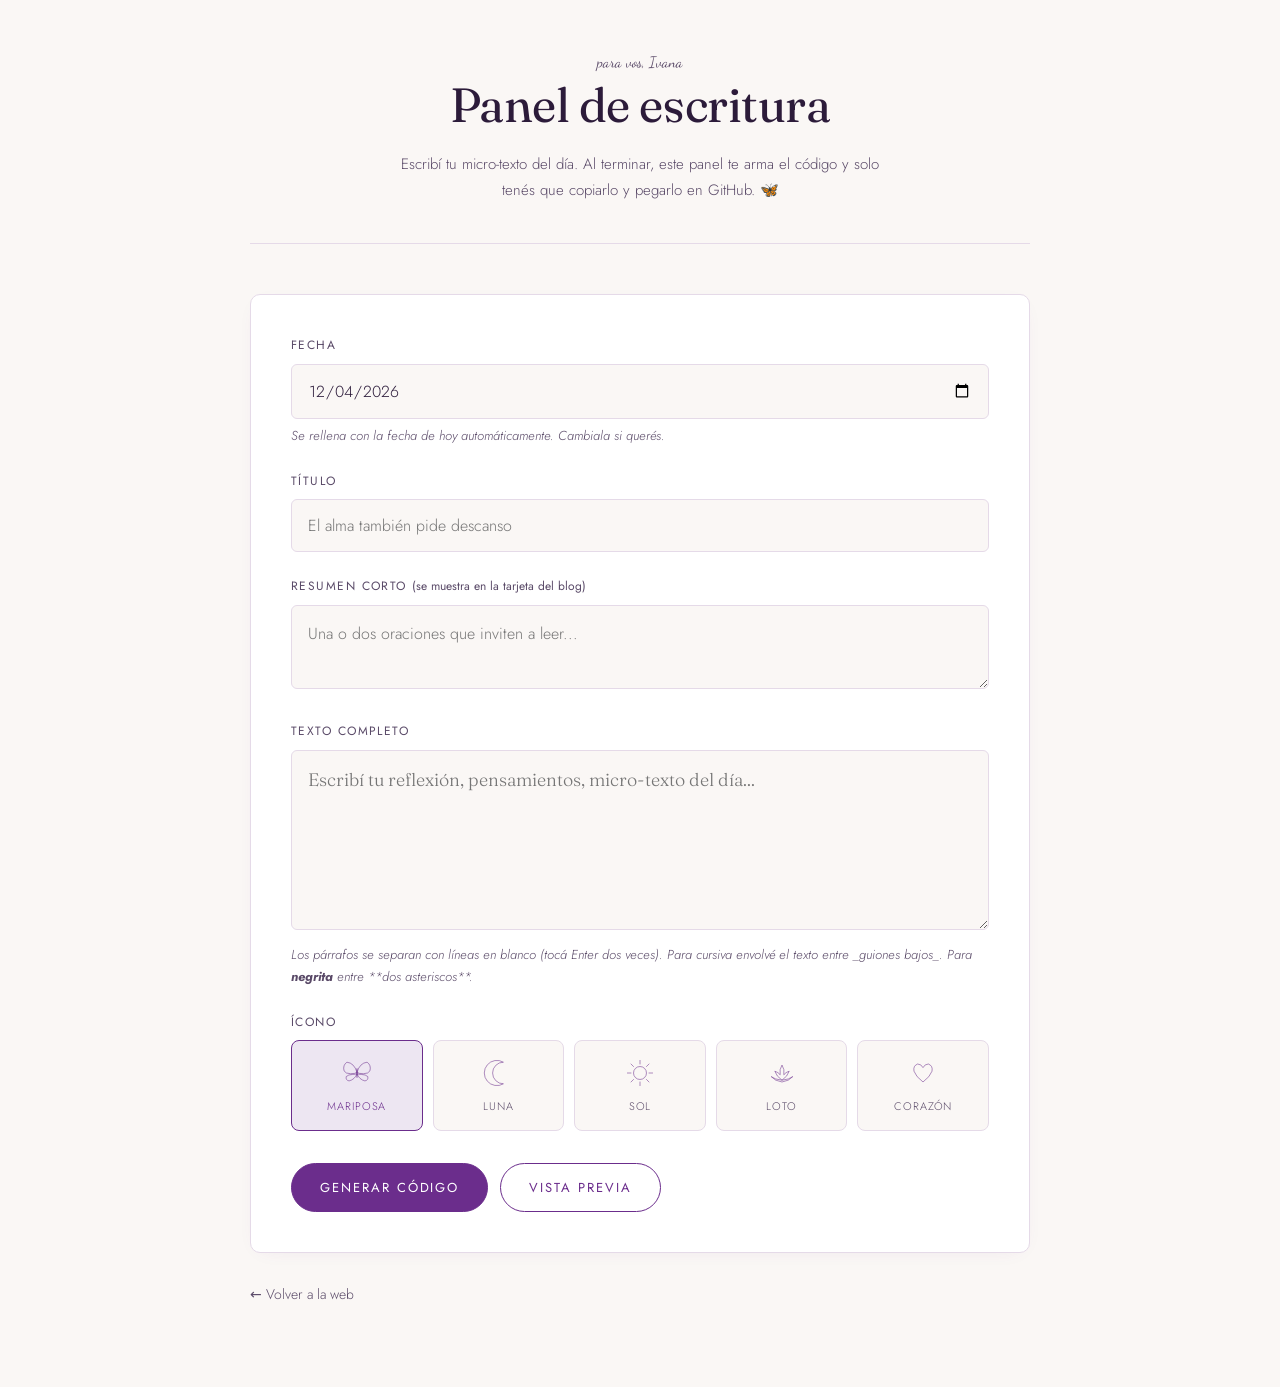
<file: escribir.html>
<!DOCTYPE html>
<html lang="es">
<head>
  <meta charset="UTF-8" />
  <meta name="viewport" content="width=device-width, initial-scale=1.0" />
  <meta name="robots" content="noindex, nofollow" />
  <title>Panel de escritura · IBienestar</title>

  <meta name="theme-color" content="#faf7f5" media="(prefers-color-scheme: light)" />
  <meta name="theme-color" content="#150b22" media="(prefers-color-scheme: dark)" />
  <meta name="color-scheme" content="light dark" />

  <link rel="preconnect" href="https://fonts.googleapis.com" />
  <link rel="preconnect" href="https://fonts.gstatic.com" crossorigin />
  <link href="https://fonts.googleapis.com/css2?family=Fraunces:ital,opsz,wght@0,9..144,300;0,9..144,400;0,9..144,500&family=Dancing+Script:wght@400&family=Jost:wght@300;400;500&display=swap" rel="stylesheet" />

  <link rel="icon" type="image/svg+xml" href="assets/favicon.svg" />

  <style>
    :root {
      --color-violet: #6b2d8c;
      --color-violet-deep: #4a1d6b;
      --color-lavender: #b8a2c8;
      --color-lavender-soft: #d8c9e0;
      --color-lavender-bg: #ede6f2;
      --color-cream: #faf7f5;
      --color-ivory: #f4eef2;
      --color-ink: #2c1b3a;
      --color-ink-soft: #5a4a68;
      --color-line: #e5dae8;
      --color-card: #ffffff;
      --color-success: #25d366;
      --font-display: "Fraunces", serif;
      --font-script: "Dancing Script", cursive;
      --font-body: "Jost", system-ui, sans-serif;
      --ease: cubic-bezier(0.22, 1, 0.36, 1);
    }
    @media (prefers-color-scheme: dark) {
      :root {
        --color-violet: #c39ce0;
        --color-violet-deep: #d8b8ed;
        --color-lavender: #8a6ba0;
        --color-lavender-bg: #2c1b3a;
        --color-cream: #150b22;
        --color-ivory: #1d1230;
        --color-ink: #f0e6f5;
        --color-ink-soft: #c8b5d9;
        --color-line: #3a2849;
        --color-card: #221432;
      }
    }

    *, *::before, *::after { box-sizing: border-box; }
    body {
      margin: 0;
      font-family: var(--font-body);
      font-weight: 300;
      font-size: 16px;
      color: var(--color-ink);
      background: var(--color-cream);
      line-height: 1.7;
      min-height: 100vh;
      padding: 40px 20px 80px;
    }

    .wrap {
      max-width: 780px;
      margin: 0 auto;
    }

    h1, h2, h3 {
      font-family: var(--font-display);
      font-weight: 400;
      line-height: 1.2;
      margin: 0 0 0.4em;
      color: var(--color-ink);
    }

    /* Header */
    .panel-header {
      text-align: center;
      margin-bottom: 50px;
      padding-bottom: 40px;
      border-bottom: 1px solid var(--color-line);
    }
    .panel-kicker {
      font-family: var(--font-script);
      color: var(--color-violet);
      font-size: 28px;
      margin: 0 0 4px;
    }
    .panel-header h1 {
      font-size: 48px;
      letter-spacing: -0.01em;
    }
    .panel-header p {
      color: var(--color-ink-soft);
      font-size: 15px;
      max-width: 500px;
      margin: 10px auto 0;
    }

    /* Form */
    .card {
      background: var(--color-card);
      border: 1px solid var(--color-line);
      border-radius: 10px;
      padding: 40px;
      box-shadow: 0 4px 20px -12px rgba(107, 45, 140, 0.15);
    }

    .field { margin-bottom: 24px; }
    label {
      display: block;
      font-size: 12px;
      letter-spacing: 0.12em;
      text-transform: uppercase;
      color: var(--color-ink-soft);
      margin-bottom: 8px;
      font-weight: 400;
    }
    input[type="text"], input[type="date"], textarea, select {
      width: 100%;
      padding: 14px 16px;
      font-family: var(--font-body);
      font-size: 16px;
      border: 1px solid var(--color-line);
      border-radius: 6px;
      background: var(--color-cream);
      color: var(--color-ink);
      transition: border-color 0.3s var(--ease), box-shadow 0.3s var(--ease);
      font-weight: 300;
    }
    input:focus, textarea:focus, select:focus {
      outline: none;
      border-color: var(--color-violet);
      box-shadow: 0 0 0 3px rgba(107, 45, 140, 0.12);
    }
    textarea {
      min-height: 180px;
      resize: vertical;
      line-height: 1.7;
      font-family: var(--font-display);
      font-size: 18px;
    }
    #excerpt { min-height: 80px; font-family: var(--font-body); font-size: 16px; }

    .hint {
      font-size: 13px;
      color: var(--color-ink-soft);
      margin-top: 6px;
      font-style: italic;
    }

    /* Icon picker */
    .icon-grid {
      display: grid;
      grid-template-columns: repeat(5, 1fr);
      gap: 10px;
      margin-top: 8px;
    }
    .icon-option {
      border: 1px solid var(--color-line);
      border-radius: 8px;
      padding: 14px 8px;
      background: var(--color-cream);
      cursor: pointer;
      text-align: center;
      transition: all 0.3s var(--ease);
      font-family: var(--font-body);
      font-size: 11px;
      letter-spacing: 0.08em;
      text-transform: uppercase;
      color: var(--color-ink-soft);
    }
    .icon-option svg {
      width: 36px;
      height: 36px;
      display: block;
      margin: 0 auto 6px;
      color: var(--color-violet);
    }
    .icon-option:hover {
      border-color: var(--color-lavender);
      background: var(--color-card);
    }
    .icon-option.selected {
      border-color: var(--color-violet);
      background: var(--color-lavender-bg);
      color: var(--color-violet);
    }

    /* Buttons */
    .actions {
      display: flex;
      gap: 12px;
      flex-wrap: wrap;
      margin-top: 32px;
    }
    button {
      font-family: var(--font-body);
      font-size: 13px;
      letter-spacing: 0.15em;
      text-transform: uppercase;
      padding: 14px 28px;
      border-radius: 999px;
      border: 1px solid transparent;
      cursor: pointer;
      transition: all 0.3s var(--ease);
      font-weight: 400;
    }
    .btn-primary {
      background: var(--color-violet);
      color: #fff;
      border-color: var(--color-violet);
    }
    .btn-primary:hover {
      background: var(--color-violet-deep);
      transform: translateY(-2px);
      box-shadow: 0 10px 25px -10px rgba(107, 45, 140, 0.4);
    }
    .btn-ghost {
      background: transparent;
      color: var(--color-violet);
      border-color: var(--color-violet);
    }
    .btn-ghost:hover {
      background: var(--color-violet);
      color: #fff;
    }

    /* Output box */
    .output {
      margin-top: 40px;
      display: none;
    }
    .output.show { display: block; animation: slideUp 0.4s var(--ease); }
    @keyframes slideUp {
      from { opacity: 0; transform: translateY(20px); }
      to   { opacity: 1; transform: translateY(0); }
    }
    .output h2 {
      font-size: 28px;
      margin-bottom: 8px;
    }
    .output-intro {
      color: var(--color-ink-soft);
      margin-bottom: 20px;
    }
    .code-box {
      position: relative;
      background: var(--color-ink);
      color: #e8dcf0;
      border-radius: 8px;
      padding: 24px;
      padding-right: 120px;
      font-family: 'SF Mono', Menlo, Consolas, monospace;
      font-size: 13px;
      line-height: 1.6;
      overflow-x: auto;
      white-space: pre-wrap;
      word-break: break-word;
    }
    .copy-btn {
      position: absolute;
      top: 16px;
      right: 16px;
      padding: 8px 16px;
      font-size: 11px;
      background: var(--color-violet);
      color: #fff;
      border: none;
      border-radius: 6px;
      cursor: pointer;
      letter-spacing: 0.1em;
      transition: all 0.3s var(--ease);
    }
    .copy-btn:hover { background: var(--color-lavender); }
    .copy-btn.copied {
      background: var(--color-success);
    }

    /* Instructions */
    .instructions {
      margin-top: 40px;
      background: var(--color-lavender-bg);
      border-radius: 10px;
      padding: 32px;
      border-left: 3px solid var(--color-violet);
    }
    .instructions h3 {
      font-size: 22px;
      color: var(--color-violet);
      margin-bottom: 16px;
    }
    .instructions ol {
      margin: 0;
      padding-left: 20px;
    }
    .instructions li {
      margin-bottom: 10px;
      color: var(--color-ink);
    }
    .instructions code {
      background: var(--color-card);
      padding: 2px 6px;
      border-radius: 3px;
      font-family: 'SF Mono', Menlo, monospace;
      font-size: 13px;
      color: var(--color-violet-deep);
    }

    /* Preview */
    .preview {
      margin-top: 40px;
      background: var(--color-card);
      border: 1px solid var(--color-line);
      border-radius: 10px;
      padding: 40px;
      display: none;
    }
    .preview.show { display: block; animation: slideUp 0.4s var(--ease); }
    .preview-label {
      font-family: var(--font-script);
      font-size: 22px;
      color: var(--color-lavender);
      margin: 0 0 4px;
    }
    .preview-date {
      font-family: var(--font-body);
      font-size: 12px;
      letter-spacing: 0.15em;
      text-transform: uppercase;
      color: var(--color-lavender);
      margin-bottom: 12px;
    }
    .preview-title {
      font-family: var(--font-display);
      font-size: 32px;
      color: var(--color-ink);
      margin: 0 0 16px;
      line-height: 1.2;
    }
    .preview-body {
      font-family: var(--font-body);
      font-size: 16px;
      line-height: 1.8;
      color: var(--color-ink);
    }
    .preview-body p { margin-bottom: 1em; }
    .preview-body em { color: var(--color-violet); }

    /* Footer */
    .back-link {
      display: inline-block;
      margin-top: 30px;
      color: var(--color-ink-soft);
      text-decoration: none;
      font-size: 14px;
      transition: color 0.3s var(--ease);
    }
    .back-link:hover { color: var(--color-violet); }

    /* A11y */
    :focus { outline: none; }
    :focus-visible {
      outline: 2px solid var(--color-violet);
      outline-offset: 3px;
      border-radius: 4px;
    }

    /* Inline error message (replaces alert) */
    .form-error {
      margin-top: 16px;
      padding: 14px 18px;
      border-radius: 8px;
      background: #fdecec;
      color: #8a1f1f;
      border-left: 3px solid #c44;
      font-size: 14px;
      display: none;
    }
    .form-error.show { display: block; animation: slideUp 0.3s var(--ease); }
    @media (prefers-color-scheme: dark) {
      .form-error { background: #3a1414; color: #f5b8b8; }
    }

    /* Reduced motion */
    @media (prefers-reduced-motion: reduce) {
      *, *::before, *::after {
        animation-duration: 0.001ms !important;
        transition-duration: 0.001ms !important;
      }
    }

    /* Responsive */
    @media (max-width: 600px) {
      .card { padding: 28px 20px; }
      .panel-header h1 { font-size: 36px; }
      .icon-grid { grid-template-columns: repeat(3, 1fr); }
      .code-box { padding: 50px 16px 16px; }
      .copy-btn { top: 10px; right: 10px; }
      .actions { flex-direction: column; }
      button { width: 100%; }
      .preview { padding: 28px 20px; }
      .preview-title { font-size: 26px; }
    }
  </style>
</head>
<body>

  <div class="wrap">

    <header class="panel-header">
      <p class="panel-kicker">para vos, Ivana</p>
      <h1>Panel de escritura</h1>
      <p>Escribí tu micro-texto del día. Al terminar, este panel te arma el código y solo tenés que copiarlo y pegarlo en GitHub. 🦋</p>
    </header>

    <form class="card" id="post-form" onsubmit="return false;">

      <div class="field">
        <label for="date">Fecha</label>
        <input type="date" id="date" required />
        <p class="hint">Se rellena con la fecha de hoy automáticamente. Cambiala si querés.</p>
      </div>

      <div class="field">
        <label for="title">Título</label>
        <input type="text" id="title" placeholder="El alma también pide descanso" required />
      </div>

      <div class="field">
        <label for="excerpt">Resumen corto <span style="text-transform:none;font-weight:400;letter-spacing:0;">(se muestra en la tarjeta del blog)</span></label>
        <textarea id="excerpt" placeholder="Una o dos oraciones que inviten a leer..." required></textarea>
      </div>

      <div class="field">
        <label for="content">Texto completo</label>
        <textarea id="content" placeholder="Escribí tu reflexión, pensamientos, micro-texto del día..." required></textarea>
        <p class="hint">Los párrafos se separan con líneas en blanco (tocá Enter dos veces). Para <em>cursiva</em> envolvé el texto entre _guiones bajos_. Para <strong>negrita</strong> entre **dos asteriscos**.</p>
      </div>

      <div class="field">
        <label>Ícono</label>
        <div class="icon-grid" id="icon-grid">
          <div class="icon-option selected" data-icon="butterfly">
            <svg viewBox="0 0 100 100"><path d="M50 48 Q42 22, 22 20 Q10 28, 14 44 Q18 52, 32 52 Q46 52, 50 48 Z M50 48 Q58 22, 78 20 Q90 28, 86 44 Q82 52, 68 52 Q54 52, 50 48 Z M50 52 Q44 68, 28 72 Q18 70, 20 60 Q26 54, 38 54 Q46 54, 50 52 Z M50 52 Q56 68, 72 72 Q82 70, 80 60 Q74 54, 62 54 Q54 54, 50 52 Z" fill="none" stroke="currentColor" stroke-width="1.5"/><ellipse cx="50" cy="50" rx="1.5" ry="14" fill="currentColor"/></svg>
            Mariposa
          </div>
          <div class="icon-option" data-icon="moon">
            <svg viewBox="0 0 100 100"><path d="M65 20 A 35 35 0 1 0 65 80 A 28 28 0 1 1 65 20 Z" fill="none" stroke="currentColor" stroke-width="1.5"/></svg>
            Luna
          </div>
          <div class="icon-option" data-icon="sun">
            <svg viewBox="0 0 100 100"><circle cx="50" cy="50" r="18" fill="none" stroke="currentColor" stroke-width="1.5"/><g stroke="currentColor" stroke-width="1.5" stroke-linecap="round"><line x1="50" y1="15" x2="50" y2="25"/><line x1="50" y1="75" x2="50" y2="85"/><line x1="15" y1="50" x2="25" y2="50"/><line x1="75" y1="50" x2="85" y2="50"/><line x1="25" y1="25" x2="32" y2="32"/><line x1="68" y1="68" x2="75" y2="75"/><line x1="75" y1="25" x2="68" y2="32"/><line x1="32" y1="68" x2="25" y2="75"/></g></svg>
            Sol
          </div>
          <div class="icon-option" data-icon="lotus">
            <svg viewBox="0 0 100 100"><path d="M50 70 Q35 60, 30 45 Q40 48, 45 55 Q42 40, 50 28 Q58 40, 55 55 Q60 48, 70 45 Q65 60, 50 70 Z M50 70 Q30 68, 20 60 Q30 72, 50 75 Q70 72, 80 60 Q70 68, 50 70 Z" fill="none" stroke="currentColor" stroke-width="1.5"/></svg>
            Loto
          </div>
          <div class="icon-option" data-icon="heart">
            <svg viewBox="0 0 100 100"><path d="M50 75 Q30 60, 25 45 Q22 30, 35 25 Q45 25, 50 35 Q55 25, 65 25 Q78 30, 75 45 Q70 60, 50 75 Z" fill="none" stroke="currentColor" stroke-width="1.5"/></svg>
            Corazón
          </div>
        </div>
      </div>

      <div class="actions">
        <button type="button" class="btn-primary" id="generate-btn">Generar código</button>
        <button type="button" class="btn-ghost" id="preview-btn">Vista previa</button>
      </div>

      <div class="form-error" id="form-error" role="alert" aria-live="polite"></div>

    </form>

    <!-- Preview -->
    <div class="preview" id="preview">
      <p class="preview-label">así se va a ver</p>
      <p class="preview-date" id="preview-date"></p>
      <h2 class="preview-title" id="preview-title"></h2>
      <div class="preview-body" id="preview-body"></div>
    </div>

    <!-- Output -->
    <div class="output" id="output">
      <h2>Tu código está listo 🦋</h2>
      <p class="output-intro">Tocá "Copiar" y seguí los pasos de abajo para publicarlo en tu web.</p>
      <div class="code-box">
        <button class="copy-btn" id="copy-btn">Copiar</button>
        <code id="code-output"></code>
      </div>

      <div class="instructions">
        <h3>Cómo publicarlo</h3>
        <ol>
          <li>Andá a tu repositorio en GitHub y abrí el archivo <code>js/posts.js</code></li>
          <li>Tocá el lapicito ✏️ (editar) en la esquina superior derecha del archivo</li>
          <li>Pegá el código que copiaste <strong>justo después</strong> de <code>const posts = [</code> (al principio del listado). No te olvides de la coma al final.</li>
          <li>Bajá hasta el final de la página y tocá <strong>"Commit changes"</strong> (Confirmar cambios)</li>
          <li>En 30-60 segundos, tu nuevo post aparece en la web 💜</li>
        </ol>
      </div>
    </div>

    <a href="index.html" class="back-link">← Volver a la web</a>

  </div>

  <script>
    // Set today's date by default
    const dateInput = document.getElementById('date');
    const today = new Date();
    dateInput.value = today.toISOString().split('T')[0];

    // Icon picker
    let selectedIcon = 'butterfly';
    document.querySelectorAll('.icon-option').forEach(el => {
      el.addEventListener('click', () => {
        document.querySelectorAll('.icon-option').forEach(o => o.classList.remove('selected'));
        el.classList.add('selected');
        selectedIcon = el.dataset.icon;
      });
    });

    // Format date DD · MM · AAAA
    function formatDate(dateStr) {
      const [y, m, d] = dateStr.split('-');
      return `${d} · ${m} · ${y}`;
    }

    // Convert simple markdown to HTML
    function markdownish(text) {
      // Escape HTML first
      text = text.replace(/&/g, '&amp;').replace(/</g, '&lt;').replace(/>/g, '&gt;');
      // Bold **text**
      text = text.replace(/\*\*(.+?)\*\*/g, '<strong>$1</strong>');
      // Italic _text_
      text = text.replace(/_([^_]+)_/g, '<em>$1</em>');
      // Split into paragraphs by blank lines
      const paragraphs = text.split(/\n\s*\n/).map(p => p.trim()).filter(Boolean);
      return paragraphs.map(p => `      <p>${p.replace(/\n/g, '<br>')}</p>`).join('\n');
    }

    // Generate a unique-ish id based on timestamp
    function generateId() {
      return Date.now();
    }

    function getFormData() {
      return {
        date: dateInput.value,
        title: document.getElementById('title').value.trim(),
        excerpt: document.getElementById('excerpt').value.trim(),
        content: document.getElementById('content').value.trim(),
        icon: selectedIcon
      };
    }

    function validate(data) {
      if (!data.date) return 'Elegí una fecha.';
      if (!data.title) return 'Agregá un título.';
      if (!data.excerpt) return 'Agregá un resumen corto.';
      if (!data.content) return 'Escribí el cuerpo del texto.';
      return null;
    }

    const errorBox = document.getElementById('form-error');
    function showError(msg) {
      errorBox.textContent = msg;
      errorBox.classList.add('show');
      errorBox.scrollIntoView({ behavior: 'smooth', block: 'center' });
    }
    function clearError() {
      errorBox.classList.remove('show');
      errorBox.textContent = '';
    }

    // Clear error as the user fixes the form
    document.querySelectorAll('input, textarea').forEach(el => {
      el.addEventListener('input', clearError);
    });

    // Generate button
    document.getElementById('generate-btn').addEventListener('click', () => {
      const data = getFormData();
      const err = validate(data);
      if (err) { showError(err); return; }
      clearError();

      const dateFormatted = formatDate(data.date);
      const contentHtml = markdownish(data.content);
      // Escape backticks in content to be safe
      const titleSafe = data.title.replace(/"/g, '\\"');
      const excerptSafe = data.excerpt.replace(/"/g, '\\"');

      const code = `  {
    id: ${generateId()},
    date: "${dateFormatted}",
    title: "${titleSafe}",
    excerpt: "${excerptSafe}",
    icon: "${data.icon}",
    content: \`
${contentHtml}
    \`
  },`;

      document.getElementById('code-output').textContent = code;
      const output = document.getElementById('output');
      output.classList.add('show');
      output.scrollIntoView({ behavior: 'smooth', block: 'start' });
    });

    // Preview button
    document.getElementById('preview-btn').addEventListener('click', () => {
      const data = getFormData();
      const err = validate(data);
      if (err) { showError(err); return; }
      clearError();

      document.getElementById('preview-date').textContent = formatDate(data.date);
      document.getElementById('preview-title').textContent = data.title;
      document.getElementById('preview-body').innerHTML = markdownish(data.content);
      const preview = document.getElementById('preview');
      preview.classList.add('show');
      preview.scrollIntoView({ behavior: 'smooth', block: 'start' });
    });

    // Copy button
    document.getElementById('copy-btn').addEventListener('click', async () => {
      const code = document.getElementById('code-output').textContent;
      try {
        await navigator.clipboard.writeText(code);
        const btn = document.getElementById('copy-btn');
        btn.textContent = '¡Copiado!';
        btn.classList.add('copied');
        setTimeout(() => {
          btn.textContent = 'Copiar';
          btn.classList.remove('copied');
        }, 2000);
      } catch (e) {
        showError('No se pudo copiar automáticamente. Seleccioná el texto y copialo con Ctrl+C.');
      }
    });
  </script>

</body>
</html>
</file>
<file: css/styles.css>
/* =========================================
   IBienestar · Soul Healing
   Stylesheet
   ========================================= */

:root {
  /* Palette extracted from logo */
  --color-violet: #6b2d8c;
  --color-violet-deep: #4a1d6b;
  --color-lavender: #b8a2c8;
  --color-lavender-soft: #d8c9e0;
  --color-lavender-bg: #ede6f2;
  --color-cream: #faf7f5;
  --color-ivory: #f4eef2;
  --color-ink: #2c1b3a;
  --color-ink-soft: #5a4a68;
  --color-line: #e5dae8;
  --color-card: #ffffff;
  --color-header-bg: rgba(250, 247, 245, 0.85);
  --shadow-soft: 0 12px 30px -12px rgba(107, 45, 140, 0.4);
  --shadow-card: 0 20px 50px -20px rgba(107, 45, 140, 0.2);

  /* Type */
  --font-display: "Fraunces", "Times New Roman", serif;
  --font-script: "Dancing Script", cursive;
  --font-body: "Jost", system-ui, sans-serif;

  /* Layout */
  --container: 1180px;
  --radius: 4px;
  --radius-pill: 999px;
  --ease: cubic-bezier(0.22, 1, 0.36, 1);
}

/* Auto dark mode — moonlit night palette that respects the brand */
@media (prefers-color-scheme: dark) {
  :root {
    --color-violet: #c39ce0;
    --color-violet-deep: #d8b8ed;
    --color-lavender: #8a6ba0;
    --color-lavender-soft: #5e4570;
    --color-lavender-bg: #2c1b3a;
    --color-cream: #150b22;
    --color-ivory: #1d1230;
    --color-ink: #f0e6f5;
    --color-ink-soft: #c8b5d9;
    --color-line: #3a2849;
    --color-card: #221432;
    --color-header-bg: rgba(21, 11, 34, 0.85);
    --shadow-soft: 0 12px 30px -8px rgba(0, 0, 0, 0.5);
    --shadow-card: 0 20px 50px -16px rgba(0, 0, 0, 0.6);
  }
  /* Moon stays moonlit — scope-override the cream/violet vars only inside the moon */
  .moon-stage {
    --color-cream: #f4eedf;
    --color-violet: #2c1b3a;
  }
  /* Map: dark-friendly filter */
  .map-iframe {
    filter: invert(0.9) hue-rotate(180deg) saturate(0.7) brightness(0.95);
  }
  .map-frame:hover .map-iframe {
    filter: invert(0.9) hue-rotate(180deg) saturate(0.85) brightness(1);
  }
}

/* ---------- Reset ---------- */
*, *::before, *::after { box-sizing: border-box; }
html { scroll-behavior: smooth; }
body {
  margin: 0;
  font-family: var(--font-body);
  font-weight: 300;
  font-size: 16px;
  line-height: 1.7;
  color: var(--color-ink);
  background: var(--color-cream);
  -webkit-font-smoothing: antialiased;
  overflow-x: hidden;
}

img, svg { display: block; max-width: 100%; }

a { color: var(--color-violet); text-decoration: none; transition: color 0.3s var(--ease); }
a:hover { color: var(--color-violet-deep); }

h1, h2, h3, h4 {
  font-family: var(--font-display);
  font-weight: 400;
  line-height: 1.15;
  letter-spacing: -0.015em;
  margin: 0 0 0.5em;
  color: var(--color-ink);
  font-optical-sizing: auto;
  font-variation-settings: "SOFT" 100, "WONK" 0;
}

p { margin: 0 0 1em; }

.container {
  width: 100%;
  max-width: var(--container);
  margin: 0 auto;
  padding: 0 28px;
}

/* ---------- Decorative background ---------- */
.butterflies-bg {
  position: fixed;
  inset: 0;
  pointer-events: none;
  z-index: 0;
  overflow: hidden;
}
.butterfly {
  position: absolute;
  color: var(--color-lavender);
  opacity: 0.25;
  animation: float 18s infinite ease-in-out;
}
.butterfly.b1 { width: 80px;  top: 12%;  left: 6%;  animation-delay: 0s; }
.butterfly.b2 { width: 120px; top: 65%;  right: 8%; animation-delay: -6s; opacity: 0.2; }
.butterfly.b3 { width: 60px;  top: 38%;  left: 48%; animation-delay: -12s; opacity: 0.15; }

@keyframes float {
  0%, 100% { transform: translate(0, 0) rotate(0deg); }
  25%      { transform: translate(15px, -20px) rotate(5deg); }
  50%      { transform: translate(-10px, -30px) rotate(-3deg); }
  75%      { transform: translate(-20px, 10px) rotate(2deg); }
}

/* ---------- Header ---------- */
.site-header {
  position: sticky;
  top: 0;
  z-index: 50;
  background: var(--color-header-bg);
  backdrop-filter: blur(12px);
  -webkit-backdrop-filter: blur(12px);
  border-bottom: 1px solid var(--color-line);
  transition: box-shadow 0.4s var(--ease);
}
.site-header.scrolled { box-shadow: 0 4px 20px -10px rgba(44, 27, 58, 0.15); }
.nav-wrapper {
  display: flex;
  align-items: center;
  justify-content: space-between;
  padding: 18px 28px;
  min-height: 72px;
}

.logo-mark {
  display: inline-flex;
  align-items: center;
  gap: 2px;
  font-family: var(--font-display);
  font-size: 28px;
  letter-spacing: -0.01em;
  color: var(--color-ink);
  position: relative;
}
.logo-mark:hover { color: var(--color-ink); }
.logo-ib { font-weight: 500; }
.logo-i { color: var(--color-violet-deep); }
.logo-b { color: var(--color-violet); }
.logo-text {
  color: var(--color-lavender);
  font-weight: 400;
  letter-spacing: 0;
}
.logo-butterfly {
  width: 18px;
  height: 18px;
  color: var(--color-lavender);
  margin-left: 2px;
  margin-top: -14px;
  stroke-width: 1.5;
  transition: transform 0.6s var(--ease);
}
.logo-mark:hover .logo-butterfly {
  transform: translateY(-3px) rotate(10deg);
  color: var(--color-violet);
}

.main-nav ul {
  list-style: none;
  display: flex;
  gap: 38px;
  margin: 0;
  padding: 0;
}
.main-nav a {
  font-size: 14px;
  font-weight: 400;
  letter-spacing: 0.08em;
  text-transform: uppercase;
  color: var(--color-ink-soft);
  position: relative;
  padding: 4px 0;
}
.main-nav a::after {
  content: "";
  position: absolute;
  left: 0; right: 0; bottom: -2px;
  height: 1px;
  background: var(--color-violet);
  transform: scaleX(0);
  transform-origin: left;
  transition: transform 0.4s var(--ease);
}
.main-nav a:hover { color: var(--color-violet); }
.main-nav a:hover::after { transform: scaleX(1); }

.nav-toggle {
  display: none;
  background: none;
  border: none;
  cursor: pointer;
  padding: 8px;
  flex-direction: column;
  gap: 5px;
}
.nav-toggle span {
  display: block;
  width: 24px;
  height: 1.5px;
  background: var(--color-ink);
  transition: transform 0.3s var(--ease), opacity 0.3s var(--ease);
}
.nav-toggle[aria-expanded="true"] span:nth-child(1) { transform: translateY(6.5px) rotate(45deg); }
.nav-toggle[aria-expanded="true"] span:nth-child(2) { opacity: 0; }
.nav-toggle[aria-expanded="true"] span:nth-child(3) { transform: translateY(-6.5px) rotate(-45deg); }

/* ---------- Hero ---------- */
.hero {
  position: relative;
  min-height: calc(100vh - 72px);
  display: flex;
  align-items: center;
  padding: 80px 0 100px;
  background:
    radial-gradient(ellipse at top right, rgba(184, 162, 200, 0.25) 0%, transparent 55%),
    radial-gradient(ellipse at bottom left, rgba(107, 45, 140, 0.08) 0%, transparent 55%),
    var(--color-cream);
  overflow: hidden;
  z-index: 1;
}

.hero-inner {
  position: relative;
  z-index: 2;
  text-align: center;
}

.hero-kicker {
  font-family: var(--font-script);
  font-size: clamp(24px, 3vw, 36px);
  color: var(--color-violet);
  margin: 0 0 12px;
  animation: fadeUp 1s var(--ease) 0.2s both;
}

.hero-title {
  font-size: clamp(48px, 9vw, 120px);
  font-weight: 300;
  line-height: 1;
  margin: 0;
  letter-spacing: -0.02em;
}
.hero-line {
  display: block;
  opacity: 0;
  transform: translateY(30px);
  animation: fadeUp 1.1s var(--ease) forwards;
}
.hero-line:nth-child(1) { animation-delay: 0.4s; }
.hero-line:nth-child(2) { animation-delay: 0.6s; }
.hero-line:nth-child(3) { animation-delay: 0.8s; }

.hero-cursive {
  font-style: italic;
  font-family: var(--font-display);
  color: var(--color-violet);
  font-weight: 300;
}

.hero-sub {
  max-width: 520px;
  margin: 32px auto 40px;
  font-size: 17px;
  color: var(--color-ink-soft);
  opacity: 0;
  animation: fadeUp 1.1s var(--ease) 1s forwards;
}

.hero-actions {
  display: flex;
  gap: 16px;
  justify-content: center;
  flex-wrap: wrap;
  opacity: 0;
  animation: fadeUp 1.1s var(--ease) 1.2s forwards;
}

.hero-scroll {
  position: absolute;
  bottom: 30px;
  left: 50%;
  transform: translateX(-50%);
  display: flex;
  flex-direction: column;
  align-items: center;
  gap: 8px;
  color: var(--color-ink-soft);
  font-size: 11px;
  letter-spacing: 0.25em;
  text-transform: uppercase;
  opacity: 0;
  animation: fadeUp 1.1s var(--ease) 1.4s forwards;
}
.hero-scroll-line {
  width: 1px;
  height: 40px;
  background: linear-gradient(to bottom, var(--color-violet), transparent);
  animation: scrollPulse 2s infinite;
}
@keyframes scrollPulse {
  0%, 100% { transform: scaleY(1); opacity: 1; }
  50%      { transform: scaleY(0.5); opacity: 0.5; }
}

@keyframes fadeUp {
  to { opacity: 1; transform: translateY(0); }
}

/* ---------- Buttons ---------- */
.btn {
  display: inline-flex;
  align-items: center;
  gap: 10px;
  padding: 14px 32px;
  font-family: var(--font-body);
  font-size: 13px;
  font-weight: 400;
  letter-spacing: 0.15em;
  text-transform: uppercase;
  border-radius: var(--radius-pill);
  border: 1px solid transparent;
  cursor: pointer;
  transition: all 0.35s var(--ease);
  text-decoration: none;
}
.btn-primary {
  background: var(--color-violet);
  color: #fff;
  border-color: var(--color-violet);
}
.btn-primary:hover {
  background: var(--color-violet-deep);
  border-color: var(--color-violet-deep);
  color: #fff;
  transform: translateY(-2px);
  box-shadow: 0 12px 30px -12px rgba(107, 45, 140, 0.4);
}
.btn-ghost {
  background: transparent;
  color: var(--color-violet);
  border-color: var(--color-violet);
}
.btn-ghost:hover {
  background: var(--color-violet);
  color: #fff;
}
.btn-whatsapp {
  background: #25d366;
  color: #fff;
  border-color: #25d366;
}
.btn-whatsapp:hover {
  background: #1fb858;
  border-color: #1fb858;
  color: #fff;
  transform: translateY(-2px);
  box-shadow: 0 12px 30px -12px rgba(37, 211, 102, 0.5);
}

/* ---------- Section basics ---------- */
.section {
  position: relative;
  padding: 120px 0;
  z-index: 1;
}
.section-head {
  text-align: center;
  max-width: 680px;
  margin: 0 auto 80px;
}
.section-kicker {
  font-family: var(--font-script);
  font-size: 26px;
  color: var(--color-violet);
  margin: 0 0 8px;
}
.section-title {
  font-size: clamp(36px, 5vw, 56px);
  font-weight: 300;
  margin: 0 0 20px;
  letter-spacing: -0.01em;
}
.section-intro {
  font-size: 17px;
  color: var(--color-ink-soft);
}

/* ---------- Sobre mí ---------- */
.section-about {
  background: var(--color-ivory);
}
.about-grid {
  display: grid;
  grid-template-columns: 1fr 1.3fr;
  gap: 80px;
  align-items: center;
}
.about-visual {
  position: relative;
  aspect-ratio: 1;
  max-width: 420px;
  margin: 0 auto;
}
.about-circle {
  position: relative;
  width: 100%;
  height: 100%;
  background: radial-gradient(circle, var(--color-lavender-bg) 0%, var(--color-ivory) 100%);
  border-radius: 50%;
  display: flex;
  align-items: center;
  justify-content: center;
  border: 1px solid var(--color-lavender);
}
.about-circle svg:first-of-type {
  width: 85%;
  height: 85%;
}
.about-ib-text {
  font-family: var(--font-display);
  font-size: 48px;
  font-weight: 500;
  fill: var(--color-violet);
  letter-spacing: 0.02em;
}
.about-script {
  font-family: var(--font-script);
  font-size: 14px;
  fill: var(--color-ink-soft);
}
.about-butterfly {
  position: absolute;
  top: 20%;
  right: 18%;
  width: 60px;
  color: var(--color-ink-soft);
  opacity: 0.7;
  animation: float 14s infinite ease-in-out;
}

.about-content .section-kicker { text-align: left; }
.about-content .section-title { font-size: clamp(36px, 4.5vw, 52px); }
.about-lead {
  font-family: var(--font-display);
  font-style: italic;
  font-size: 22px;
  color: var(--color-violet);
  margin-bottom: 24px;
}

.about-stats {
  display: flex;
  gap: 50px;
  margin-top: 36px;
  padding-top: 32px;
  border-top: 1px solid var(--color-line);
}
.stat-num {
  display: block;
  font-family: var(--font-display);
  font-size: 52px;
  font-weight: 300;
  color: var(--color-violet);
  line-height: 1;
}
.stat-plus {
  font-size: 32px;
  vertical-align: super;
}
.stat-label {
  font-size: 13px;
  letter-spacing: 0.1em;
  text-transform: uppercase;
  color: var(--color-ink-soft);
}

/* ---------- Terapias ---------- */
.therapies-grid {
  display: grid;
  grid-template-columns: repeat(auto-fit, minmax(260px, 1fr));
  gap: 24px;
}
.therapy-card {
  background: var(--color-card);
  border: 1px solid var(--color-line);
  border-radius: 8px;
  padding: 40px 32px;
  transition: all 0.4s var(--ease);
  position: relative;
  overflow: hidden;
}
.therapy-card::before {
  content: "";
  position: absolute;
  top: 0; left: 0; right: 0;
  height: 3px;
  background: linear-gradient(90deg, var(--color-violet), var(--color-lavender));
  transform: scaleX(0);
  transform-origin: left;
  transition: transform 0.5s var(--ease);
}
.therapy-card:hover {
  transform: translateY(-6px);
  box-shadow: 0 20px 50px -20px rgba(107, 45, 140, 0.2);
  border-color: var(--color-lavender);
}
.therapy-card:hover::before { transform: scaleX(1); }

.therapy-icon {
  width: 60px;
  height: 60px;
  color: var(--color-violet);
  margin-bottom: 24px;
  transition: transform 0.5s var(--ease);
}
.therapy-card:hover .therapy-icon {
  transform: scale(1.08) rotate(-5deg);
}
.therapy-card h3 {
  font-size: 26px;
  margin: 0 0 4px;
  color: var(--color-ink);
}
.therapy-sub {
  font-family: var(--font-script);
  font-size: 18px;
  color: var(--color-lavender);
  margin: 0 0 16px;
}

/* ---------- Blog ---------- */
.section-blog {
  background: var(--color-ivory);
}
.blog-grid {
  display: grid;
  grid-template-columns: repeat(auto-fit, minmax(300px, 1fr));
  gap: 28px;
}
.blog-card {
  background: var(--color-card);
  border: 1px solid var(--color-line);
  border-radius: 8px;
  overflow: hidden;
  cursor: pointer;
  transition: all 0.4s var(--ease);
  display: flex;
  flex-direction: column;
}
.blog-card:hover {
  transform: translateY(-6px);
  box-shadow: 0 20px 50px -20px rgba(107, 45, 140, 0.2);
  border-color: var(--color-lavender);
}
.blog-card-image {
  aspect-ratio: 16/10;
  background: linear-gradient(135deg, var(--color-lavender-bg) 0%, var(--color-lavender-soft) 100%);
  position: relative;
  overflow: hidden;
  display: flex;
  align-items: center;
  justify-content: center;
}
.blog-card-image svg {
  width: 40%;
  color: var(--color-violet);
  opacity: 0.5;
  transition: transform 0.6s var(--ease);
}
.blog-card:hover .blog-card-image svg {
  transform: scale(1.15) rotate(8deg);
}
.blog-card-body {
  padding: 28px 28px 32px;
  flex: 1;
  display: flex;
  flex-direction: column;
}
.blog-card-date {
  font-size: 12px;
  letter-spacing: 0.15em;
  text-transform: uppercase;
  color: var(--color-lavender);
  margin: 0 0 12px;
}
.blog-card-title {
  font-size: 24px;
  margin: 0 0 12px;
  line-height: 1.25;
}
.blog-card-excerpt {
  color: var(--color-ink-soft);
  font-size: 15px;
  margin: 0 0 20px;
  flex: 1;
}
.blog-card-read {
  font-size: 13px;
  letter-spacing: 0.1em;
  text-transform: uppercase;
  color: var(--color-violet);
  font-weight: 400;
}
.blog-card-read::after {
  content: " →";
  transition: margin-left 0.3s var(--ease);
  display: inline-block;
}
.blog-card:hover .blog-card-read::after { margin-left: 4px; }

/* Blog modal */
.post-modal {
  position: fixed;
  inset: 0;
  z-index: 100;
  display: none;
  align-items: flex-start;
  justify-content: center;
  padding: 40px 20px;
  overflow-y: auto;
}
.post-modal.open { display: flex; }
.post-modal-backdrop {
  position: fixed;
  inset: 0;
  background: rgba(44, 27, 58, 0.6);
  backdrop-filter: blur(6px);
  -webkit-backdrop-filter: blur(6px);
  animation: fadeIn 0.3s var(--ease);
}
@keyframes fadeIn { from { opacity: 0; } to { opacity: 1; } }
.post-modal-content {
  position: relative;
  background: var(--color-cream);
  border-radius: 8px;
  max-width: 720px;
  width: 100%;
  padding: 60px 50px 50px;
  margin: auto;
  box-shadow: 0 40px 100px -20px rgba(44, 27, 58, 0.4);
  animation: slideUp 0.4s var(--ease);
}
@keyframes slideUp {
  from { opacity: 0; transform: translateY(20px); }
  to   { opacity: 1; transform: translateY(0); }
}
.post-modal-close {
  position: absolute;
  top: 16px; right: 20px;
  background: none;
  border: none;
  font-size: 32px;
  color: var(--color-ink-soft);
  cursor: pointer;
  line-height: 1;
  transition: color 0.3s var(--ease), transform 0.3s var(--ease);
}
.post-modal-close:hover { color: var(--color-violet); transform: rotate(90deg); }
.post-modal-date {
  font-family: var(--font-script);
  color: var(--color-violet);
  font-size: 20px;
  margin: 0 0 12px;
}
.post-modal-title {
  font-size: clamp(28px, 4vw, 42px);
  margin: 0 0 28px;
  line-height: 1.2;
}
.post-modal-body {
  font-size: 17px;
  line-height: 1.85;
  color: var(--color-ink);
}
.post-modal-body p { margin-bottom: 1.2em; }
.post-modal-body em { color: var(--color-violet); }

/* ---------- Agenda ---------- */
.agenda-inner {
  display: grid;
  grid-template-columns: 1fr 1.3fr;
  gap: 80px;
  align-items: center;
}
.agenda-art {
  position: relative;
  width: 100%;
  max-width: 380px;
  aspect-ratio: 1;
  margin: 0 auto;
}

/* Starry background — twinkles subtly */
.moon-stars {
  position: absolute;
  inset: 0;
  width: 100%;
  height: 100%;
  animation: twinkle 4s ease-in-out infinite;
}
@keyframes twinkle {
  0%, 100% { opacity: 0.6; }
  50%      { opacity: 1; }
}

/* Moon stage — centered, holds all phases stacked on top of each other */
.moon-stage {
  position: absolute;
  top: 50%;
  left: 50%;
  transform: translate(-50%, -50%);
  width: 78%;
  height: 78%;
  animation: moonBreath 6s ease-in-out infinite;
}
@keyframes moonBreath {
  0%, 100% { transform: translate(-50%, -50%) scale(1); }
  50%      { transform: translate(-50%, -50%) scale(1.04); }
}

/* Each phase occupies the same space; fades in and out at its turn */
.moon-phase {
  position: absolute;
  inset: 0;
  width: 100%;
  height: 100%;
  opacity: 0;
  filter: drop-shadow(0 0 25px rgba(107, 45, 140, 0.3));
  animation: moonPhaseCycle 16s infinite;
}

/* 8 phases × 2s each = 16s full cycle */
.phase-1 { animation-delay: 0s;  }
.phase-2 { animation-delay: 2s;  }
.phase-3 { animation-delay: 4s;  }
.phase-4 { animation-delay: 6s;  }
.phase-5 { animation-delay: 8s;  }
.phase-6 { animation-delay: 10s; }
.phase-7 { animation-delay: 12s; }
.phase-8 { animation-delay: 14s; }

@keyframes moonPhaseCycle {
  0%   { opacity: 0; }
  3%   { opacity: 1; }
  12%  { opacity: 1; }
  15%  { opacity: 0; }
  100% { opacity: 0; }
}

.agenda-content .section-kicker { text-align: left; }
.agenda-steps {
  margin: 36px 0;
  display: grid;
  gap: 18px;
}
.step {
  display: flex;
  gap: 18px;
  align-items: center;
}
.step span {
  font-family: var(--font-display);
  font-style: italic;
  font-size: 28px;
  color: var(--color-lavender);
  flex-shrink: 0;
  width: 50px;
}
.step p {
  margin: 0;
  color: var(--color-ink);
  padding-left: 18px;
  border-left: 1px solid var(--color-line);
}
.agenda-note {
  margin-top: 20px;
  font-size: 14px;
  color: var(--color-ink-soft);
}

/* ---------- Contacto ---------- */
.section-contact {
  background: linear-gradient(135deg, var(--color-lavender-bg) 0%, var(--color-ivory) 100%);
}

/* Contact cards grid */
.contact-cards {
  display: grid;
  grid-template-columns: repeat(auto-fit, minmax(300px, 1fr));
  gap: 24px;
  margin-bottom: 60px;
}
.contact-card {
  background: var(--color-card);
  border: 1px solid var(--color-line);
  border-radius: 12px;
  padding: 32px;
  display: flex;
  align-items: center;
  gap: 22px;
  text-decoration: none;
  color: var(--color-ink);
  transition: all 0.4s var(--ease);
  position: relative;
  overflow: hidden;
}
.contact-card::before {
  content: "";
  position: absolute;
  top: 0; left: 0;
  width: 100%; height: 3px;
  background: linear-gradient(90deg, var(--color-violet), var(--color-lavender));
  transform: scaleX(0);
  transform-origin: left;
  transition: transform 0.5s var(--ease);
}
.contact-card:hover {
  transform: translateY(-4px);
  box-shadow: 0 20px 50px -20px rgba(107, 45, 140, 0.25);
  border-color: var(--color-lavender);
  color: var(--color-ink);
}
.contact-card:hover::before { transform: scaleX(1); }

.contact-card-icon {
  width: 56px;
  height: 56px;
  flex-shrink: 0;
  background: var(--color-lavender-bg);
  border-radius: 50%;
  display: flex;
  align-items: center;
  justify-content: center;
  color: var(--color-violet);
  transition: all 0.4s var(--ease);
}
.contact-card-icon svg { width: 26px; height: 26px; }
.contact-card:hover .contact-card-icon {
  background: var(--color-violet);
  color: #fff;
  transform: scale(1.08);
}

.contact-card-body { flex: 1; min-width: 0; }
.contact-card-label {
  font-size: 11px;
  letter-spacing: 0.2em;
  text-transform: uppercase;
  color: var(--color-ink-soft);
  display: block;
  margin-bottom: 2px;
}
.contact-card-body h3 {
  font-size: 22px;
  margin: 0 0 2px;
  color: var(--color-ink);
}
.contact-card-body p {
  font-family: var(--font-display);
  font-size: 17px;
  color: var(--color-violet);
  margin: 0;
  font-variation-settings: "SOFT" 100;
}

.contact-card-arrow {
  font-size: 22px;
  color: var(--color-lavender);
  transition: all 0.4s var(--ease);
  flex-shrink: 0;
}
.contact-card:hover .contact-card-arrow {
  color: var(--color-violet);
  transform: translate(4px, -4px);
}

/* Location block with map */
.location-block {
  display: grid;
  grid-template-columns: 1fr 1.3fr;
  gap: 50px;
  align-items: center;
}

.location-info .section-kicker { text-align: left; }
.location-title {
  font-size: clamp(32px, 4vw, 44px);
  margin: 0 0 16px;
  line-height: 1.1;
}
.location-address {
  font-family: var(--font-display);
  font-style: italic;
  font-size: 20px;
  color: var(--color-ink-soft);
  margin-bottom: 28px;
  line-height: 1.5;
}
.location-btn {
  padding: 16px 36px;
}

/* Map frame with violet-tinted styling */
.map-wrap {
  position: relative;
}
.map-frame {
  position: relative;
  aspect-ratio: 4 / 3;
  border-radius: 16px;
  overflow: hidden;
  box-shadow: 0 25px 60px -20px rgba(44, 27, 58, 0.35);
  border: 1px solid var(--color-lavender);
  background: var(--color-lavender-bg);
}

.map-iframe {
  width: 100%;
  height: 100%;
  border: 0;
  display: block;
  /* Violet tint: shift hue toward purple, soften contrast */
  filter: hue-rotate(220deg) saturate(0.75) contrast(0.95) brightness(1.05);
  transition: filter 0.4s var(--ease);
}
.map-frame:hover .map-iframe {
  filter: hue-rotate(220deg) saturate(0.9) contrast(1) brightness(1);
}

/* Overlay that adds a subtle violet wash on top of the map */
.map-overlay {
  position: absolute;
  inset: 0;
  pointer-events: none;
  background:
    radial-gradient(ellipse at center, transparent 0%, rgba(107, 45, 140, 0.08) 100%),
    linear-gradient(180deg, rgba(184, 162, 200, 0.1) 0%, transparent 40%);
  mix-blend-mode: multiply;
}

/* Custom pin floating over the map at the marker position */
.map-pin {
  position: absolute;
  top: 50%;
  left: 50%;
  transform: translate(-50%, -100%);
  pointer-events: none;
  z-index: 2;
}
.map-pin-marker {
  width: 40px;
  height: 50px;
  filter: drop-shadow(0 6px 12px rgba(44, 27, 58, 0.4));
  animation: pinBounce 2.5s infinite ease-in-out;
  position: relative;
  z-index: 2;
}
@keyframes pinBounce {
  0%, 100% { transform: translateY(0); }
  50%      { transform: translateY(-6px); }
}

/* Pulsing rings emanating from pin base */
.map-pin-pulse {
  position: absolute;
  bottom: 0;
  left: 50%;
  width: 30px;
  height: 30px;
  border-radius: 50%;
  background: var(--color-violet);
  transform: translate(-50%, 50%);
  opacity: 0.6;
  animation: pinPulse 2.5s infinite ease-out;
}
.map-pin-pulse-2 { animation-delay: 1.25s; }

@keyframes pinPulse {
  0%   { transform: translate(-50%, 50%) scale(0.4); opacity: 0.7; }
  100% { transform: translate(-50%, 50%) scale(2.8); opacity: 0; }
}

/* ---------- Footer ---------- */
.site-footer {
  background: var(--color-ink);
  color: var(--color-lavender-soft);
  padding: 60px 0 40px;
  position: relative;
  z-index: 1;
}
.footer-inner {
  display: flex;
  flex-direction: column;
  align-items: center;
  gap: 20px;
  text-align: center;
}
.footer-brand {
  display: flex;
  align-items: center;
  gap: 10px;
  font-family: var(--font-display);
  font-size: 32px;
}
.site-footer .logo-i { color: #fff; }
.site-footer .logo-b { color: var(--color-lavender); }
.footer-script {
  font-family: var(--font-script);
  color: var(--color-lavender);
  font-size: 22px;
}
.footer-text {
  font-size: 13px;
  letter-spacing: 0.05em;
  margin: 0;
  opacity: 0.7;
}
.footer-made {
  font-size: 14px;
  opacity: 0.8;
  margin: 0;
}

/* ---------- Scroll reveal (added by JS) ---------- */
.reveal {
  opacity: 0;
  transform: translateY(30px);
  transition: opacity 0.9s var(--ease), transform 0.9s var(--ease);
}
.reveal.visible {
  opacity: 1;
  transform: translateY(0);
}

/* ---------- Responsive ---------- */
@media (max-width: 900px) {
  .nav-toggle { display: flex; }
  .main-nav {
    position: absolute;
    top: 100%;
    left: 0; right: 0;
    background: var(--color-header-bg);
    backdrop-filter: blur(12px);
    -webkit-backdrop-filter: blur(12px);
    border-bottom: 1px solid var(--color-line);
    max-height: 0;
    overflow: hidden;
    transition: max-height 0.4s var(--ease);
  }
  .main-nav.open { max-height: 400px; }
  .main-nav ul {
    flex-direction: column;
    padding: 24px 28px;
    gap: 20px;
  }

  .section { padding: 80px 0; }

  .about-grid,
  .agenda-inner,
  .location-block {
    grid-template-columns: 1fr;
    gap: 50px;
  }
  .about-visual,
  .agenda-art { max-width: 320px; }

  .about-stats { gap: 30px; }
  .stat-num { font-size: 42px; }

  .post-modal-content { padding: 50px 28px 40px; }

  .contact-card { padding: 24px; }
  .contact-card-icon { width: 48px; height: 48px; }
  .contact-card-icon svg { width: 22px; height: 22px; }
  .contact-card-body h3 { font-size: 20px; }
  .contact-card-body p { font-size: 15px; }

  .location-info { text-align: center; }
  .location-info .section-kicker { text-align: center; }
  .location-btn { display: inline-flex; }
  .map-frame { aspect-ratio: 1 / 1; }

  .hero { padding: 60px 0 80px; min-height: auto; }
  .hero-sub { font-size: 16px; }
  .hero-scroll { display: none; }
}

@media (max-width: 520px) {
  .hero-actions { flex-direction: column; width: 100%; }
  .btn { justify-content: center; width: 100%; }
  .logo-mark { font-size: 24px; }
  .logo-text { display: inline; }
  .therapy-card { padding: 32px 24px; }
}

/* ---------- A11y helpers ---------- */
.skip-link {
  position: absolute;
  top: -100px;
  left: 16px;
  background: var(--color-violet);
  color: #fff;
  padding: 12px 22px;
  border-radius: var(--radius-pill);
  font-size: 14px;
  letter-spacing: 0.08em;
  text-transform: uppercase;
  z-index: 200;
  transition: top 0.25s var(--ease);
  box-shadow: var(--shadow-soft);
}
.skip-link:focus,
.skip-link:focus-visible {
  top: 16px;
  outline: none;
  color: #fff;
}

/* Visible focus rings for keyboard users — invisible to mouse users */
:focus { outline: none; }
:focus-visible {
  outline: 2px solid var(--color-violet);
  outline-offset: 3px;
  border-radius: 4px;
}
.btn:focus-visible,
.contact-card:focus-visible,
.therapy-card:focus-visible,
.blog-card:focus-visible {
  outline-offset: 4px;
}

/* ---------- Modern button sheen ---------- */
.btn { position: relative; overflow: hidden; isolation: isolate; }
.btn::after {
  content: "";
  position: absolute;
  inset: 0;
  background: linear-gradient(120deg,
    transparent 30%,
    rgba(255, 255, 255, 0.18) 50%,
    transparent 70%);
  transform: translateX(-100%);
  transition: transform 0.7s var(--ease);
  z-index: -1;
  pointer-events: none;
}
.btn:hover::after { transform: translateX(100%); }

/* ---------- Staggered reveal — used when JS sets index via custom prop ---------- */
.reveal { transition-delay: calc(var(--reveal-i, 0) * 80ms); }

/* Soft “lift” on therapy cards: subtle inner glow on hover */
.therapy-card::after {
  content: "";
  position: absolute;
  inset: 0;
  background: radial-gradient(
    600px circle at var(--mx, 50%) var(--my, 50%),
    rgba(107, 45, 140, 0.06),
    transparent 40%
  );
  opacity: 0;
  transition: opacity 0.4s var(--ease);
  pointer-events: none;
}
.therapy-card:hover::after { opacity: 1; }

/* ---------- Reduced motion: respect user preference ---------- */
@media (prefers-reduced-motion: reduce) {
  *,
  *::before,
  *::after {
    animation-duration: 0.001ms !important;
    animation-iteration-count: 1 !important;
    transition-duration: 0.001ms !important;
    scroll-behavior: auto !important;
  }
  .butterfly,
  .moon-stars,
  .moon-stage,
  .moon-phase,
  .map-pin-marker,
  .map-pin-pulse,
  .hero-scroll-line { animation: none !important; }
  /* Hero text should still be visible (no animation = stuck at opacity 0 otherwise) */
  .hero-line,
  .hero-kicker,
  .hero-sub,
  .hero-actions,
  .hero-scroll { opacity: 1 !important; transform: none !important; }
  /* Reveal elements stay visible without intersection animation */
  .reveal { opacity: 1 !important; transform: none !important; }
  /* Show only the full moon */
  .moon-phase { opacity: 0; }
  .moon-phase.phase-5 { opacity: 1; }
}
</file>
